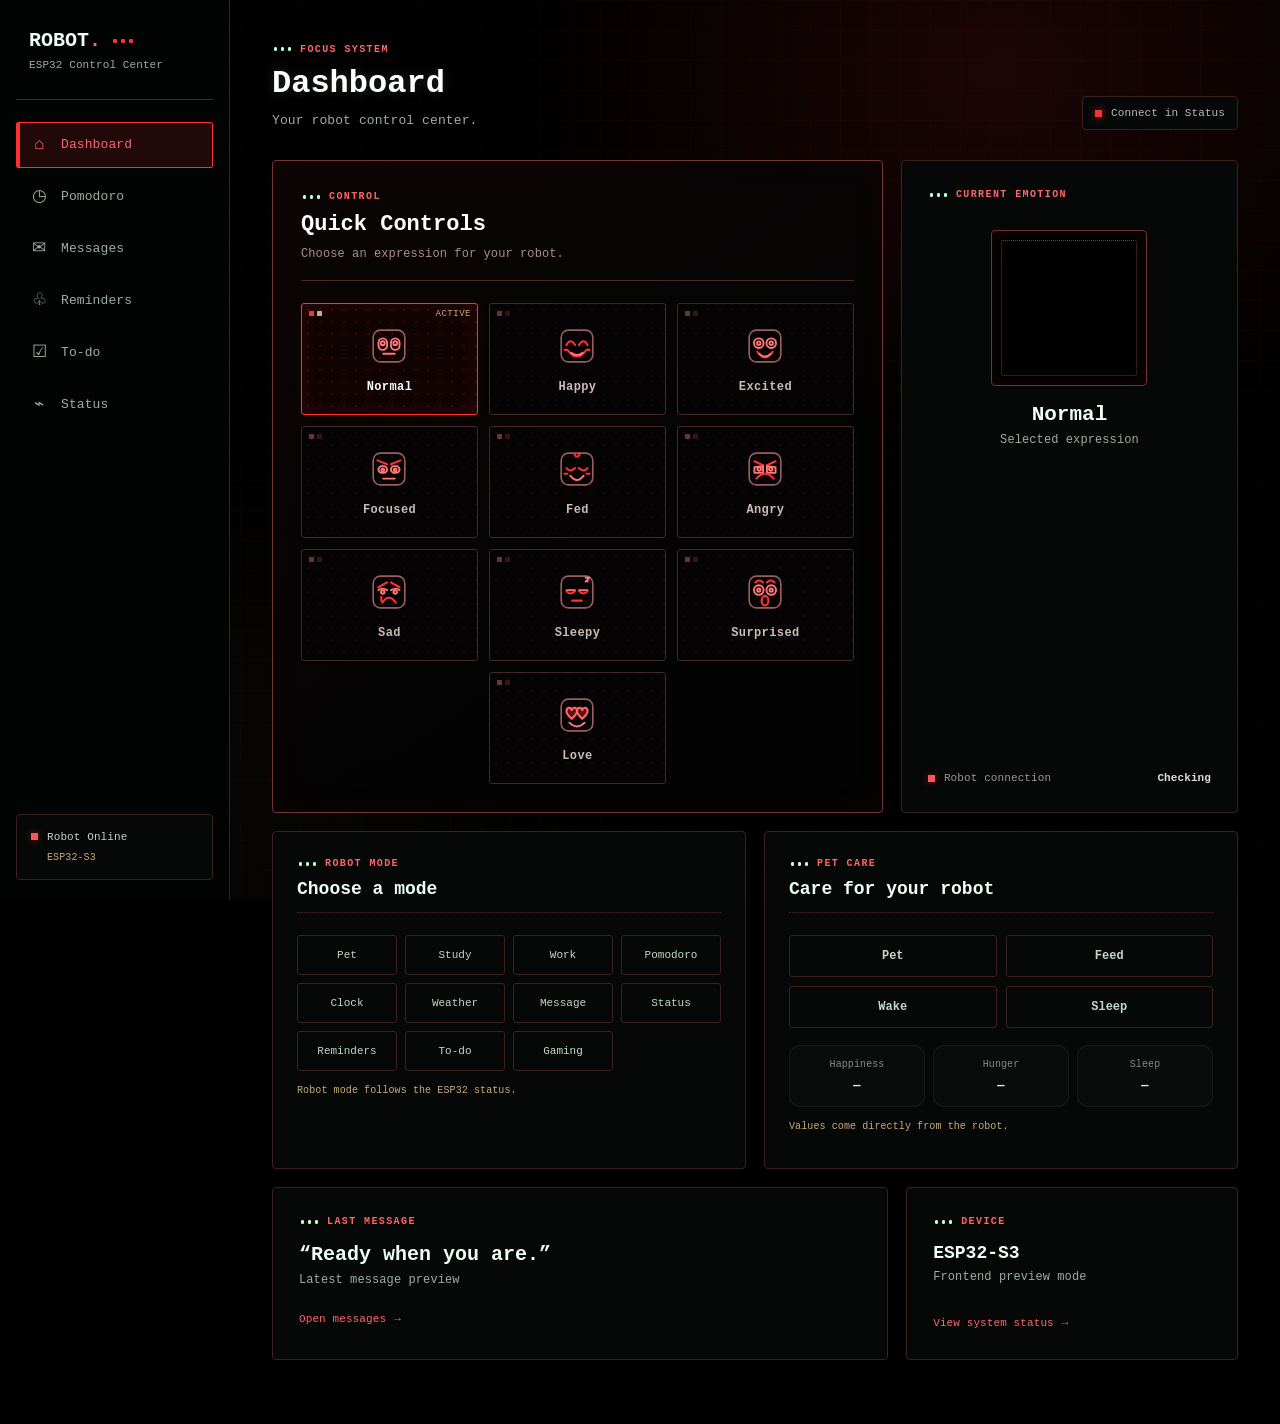
<file: index.html>
<!doctype html>
<html lang="en"><head><meta charset="utf-8"><meta name="viewport" content="width=device-width, initial-scale=1"><meta name="theme-color" content="#070707"><title>Dashboard | ROBOT.</title><link rel="stylesheet" href="style.css"><link rel="icon" type="image/jpeg" href="robot-favicon.jpg"></head>
<body><div id="robotMenu"></div><main class="page-shell"><header class="page-header"><div><p class="eyebrow">FOCUS SYSTEM</p><h1>Dashboard</h1><p class="page-description">Your robot control center.</p></div><div class="connection-pill is-offline" id="dashboardConnection" title="Set the ESP32 address on the Status page"><i class="connection-dot"></i><span>Connect in Status</span></div></header>
<section class="dashboard-grid"><article class="glass-card quick-card"><div class="section-heading"><div><p class="eyebrow">CONTROL</p><h2>Quick Controls</h2><p class="muted">Choose an expression for your robot.</p></div></div><div class="emotion-grid" role="group" aria-label="Robot expressions">
<button class="emotion-button is-selected" data-name="Normal" data-expression="0" type="button"><svg class="expression-icon" viewBox="0 0 48 48" aria-hidden="true"><path class="face-outline" d="M15 7.5h18a7.5 7.5 0 0 1 7.5 7.5v18a7.5 7.5 0 0 1-7.5 7.5H15A7.5 7.5 0 0 1 7.5 33V15A7.5 7.5 0 0 1 15 7.5Z"/><rect x="13" y="16" width="9" height="12" rx="4.5"/><rect x="26" y="16" width="9" height="12" rx="4.5"/><circle cx="17.5" cy="21" r="2"/><circle cx="30.5" cy="21" r="2"/><path d="M18 32h12"/></svg><span>Normal</span></button>
<button class="emotion-button" data-name="Happy" data-expression="1" type="button"><svg class="expression-icon" viewBox="0 0 48 48" aria-hidden="true"><path class="face-outline" d="M15 7.5h18a7.5 7.5 0 0 1 7.5 7.5v18a7.5 7.5 0 0 1-7.5 7.5H15A7.5 7.5 0 0 1 7.5 33V15A7.5 7.5 0 0 1 15 7.5Z"/><path class="face-accent" d="M13 23q4-8 9 0m4 0q5-8 9 0M15 29q9 12 18 0"/><path d="M18 31q6 5 12 0"/><path class="face-accent" d="M11 28h3m20 0h3"/></svg><span>Happy</span></button>
<button class="emotion-button" data-name="Excited" data-expression="7" type="button"><svg class="expression-icon" viewBox="0 0 48 48" aria-hidden="true"><path class="face-outline" d="M15 7.5h18a7.5 7.5 0 0 1 7.5 7.5v18a7.5 7.5 0 0 1-7.5 7.5H15A7.5 7.5 0 0 1 7.5 33V15A7.5 7.5 0 0 1 15 7.5Z"/><circle cx="17.5" cy="21" r="5"/><circle cx="30.5" cy="21" r="5"/><circle cx="17.5" cy="21" r="1.8"/><circle cx="30.5" cy="21" r="1.8"/><path class="face-accent" d="M16 30q8 12 16 0"/><path d="M18 32q6 6 12 0"/></svg><span>Excited</span></button>
<button class="emotion-button" data-name="Focused" data-expression="8" type="button"><svg class="expression-icon" viewBox="0 0 48 48" aria-hidden="true"><path class="face-outline" d="M15 7.5h18a7.5 7.5 0 0 1 7.5 7.5v18a7.5 7.5 0 0 1-7.5 7.5H15A7.5 7.5 0 0 1 7.5 33V15A7.5 7.5 0 0 1 15 7.5Z"/><path class="face-accent" d="m12 15 10 4m14-4-10 4"/><rect x="13" y="21" width="9" height="7" rx="3.5"/><rect x="26" y="21" width="9" height="7" rx="3.5"/><circle cx="17.5" cy="25" r="1.5"/><circle cx="30.5" cy="25" r="1.5"/><path d="M18 34h12"/></svg><span>Focused</span></button>
<button class="emotion-button" data-name="Fed" data-expression="9" type="button"><svg class="expression-icon" viewBox="0 0 48 48" aria-hidden="true"><path class="face-outline" d="M15 7.5h18a7.5 7.5 0 0 1 7.5 7.5v18a7.5 7.5 0 0 1-7.5 7.5H15A7.5 7.5 0 0 1 7.5 33V15A7.5 7.5 0 0 1 15 7.5Z"/><path class="face-accent" d="M13 23q4 5 9 0m4 0q5 5 9 0"/><path d="M17 31q7 9 14 0"/><path class="face-accent" d="M11 29h3m20 0h3m-12-18 2-3m-4 3-2-3"/></svg><span>Fed</span></button>
<button class="emotion-button" data-name="Angry" data-expression="4" type="button"><svg class="expression-icon" viewBox="0 0 48 48" aria-hidden="true"><path class="face-outline" d="M15 7.5h18a7.5 7.5 0 0 1 7.5 7.5v18a7.5 7.5 0 0 1-7.5 7.5H15A7.5 7.5 0 0 1 7.5 33V15A7.5 7.5 0 0 1 15 7.5Z"/><path class="face-accent" d="m13 16 9 4m13-4-9 4"/><path d="m13 22 9-1v7h-9zm22 0-9-1v7h9z"/><circle cx="18" cy="24" r="1.8"/><circle cx="30" cy="24" r="1.8"/><path class="face-accent" d="M15 34q9-10 18 0"/></svg><span>Angry</span></button>
<button class="emotion-button" data-name="Sad" data-expression="3" type="button"><svg class="expression-icon" viewBox="0 0 48 48" aria-hidden="true"><path class="face-outline" d="M15 7.5h18a7.5 7.5 0 0 1 7.5 7.5v18a7.5 7.5 0 0 1-7.5 7.5H15A7.5 7.5 0 0 1 7.5 33V15A7.5 7.5 0 0 1 15 7.5Z"/><path class="face-accent" d="m13 19 9-5m4 0 9 5"/><path d="M13 22q4-3 9 0m4 0q5-3 9 0"/><circle cx="17.5" cy="24" r="1.8"/><circle cx="30.5" cy="24" r="1.8"/><path class="face-accent" d="M17 35q7-10 14 0m-15-6v4"/></svg><span>Sad</span></button>
<button class="emotion-button" data-name="Sleepy" data-expression="6" type="button"><svg class="expression-icon" viewBox="0 0 48 48" aria-hidden="true"><path class="face-outline" d="M15 7.5h18a7.5 7.5 0 0 1 7.5 7.5v18a7.5 7.5 0 0 1-7.5 7.5H15A7.5 7.5 0 0 1 7.5 33V15A7.5 7.5 0 0 1 15 7.5Z"/><path d="M13 22h9m4 0h9"/><path class="face-accent" d="M13 23q4 5 9 0m4 0q5 5 9 0M19 33h10"/><path d="m33 13 4-4h-4m2 4v-4"/></svg><span>Sleepy</span></button>
<button class="emotion-button" data-name="Surprised" data-expression="5" type="button"><svg class="expression-icon" viewBox="0 0 48 48" aria-hidden="true"><path class="face-outline" d="M15 7.5h18a7.5 7.5 0 0 1 7.5 7.5v18a7.5 7.5 0 0 1-7.5 7.5H15A7.5 7.5 0 0 1 7.5 33V15A7.5 7.5 0 0 1 15 7.5Z"/><path class="face-accent" d="M14 14q4-4 8 0m4 0q4-4 8 0"/><circle cx="17.5" cy="22" r="5"/><circle cx="30.5" cy="22" r="5"/><circle cx="17.5" cy="22" r="1.7"/><circle cx="30.5" cy="22" r="1.7"/><ellipse class="face-accent" cx="24" cy="33" rx="3.5" ry="5"/></svg><span>Surprised</span></button>
<button class="emotion-button" data-name="Love" data-expression="2" type="button"><svg class="expression-icon expression-love" viewBox="0 0 48 48" aria-hidden="true"><path class="face-outline" d="M15 7.5h18a7.5 7.5 0 0 1 7.5 7.5v18a7.5 7.5 0 0 1-7.5 7.5H15A7.5 7.5 0 0 1 7.5 33V15A7.5 7.5 0 0 1 15 7.5Z"/><path class="face-accent" d="M18.5 28C17 26.5 13 23 13 20c0-4 4.5-5 5.5-1 1.5-4 5.5-3 5.5 1 0 3-4 6.5-5.5 8Z"/><path class="face-accent" d="M29.5 28C28 26.5 24 23 24 20c0-4 4.5-5 5.5-1 1.5-4 5.5-3 5.5 1 0 3-4 6.5-5.5 8Z"/><path d="M16 32q8 8 16 0"/></svg><span>Love</span></button></div></article>
<article class="glass-card current-card"><p class="eyebrow">CURRENT EMOTION</p><div class="emotion-orb" aria-hidden="true"><span id="robotFace"></span></div><h2 id="currentEmotion">Normal</h2><p class="muted">Selected expression</p><div class="connection-row"><i class="connection-dot"></i><span>Robot connection</span><strong id="dashboardConnectionState">Checking</strong></div></article></section>
<section class="robot-controls-grid"><article class="glass-card robot-control-card"><div class="section-heading"><div><p class="eyebrow">ROBOT MODE</p><h2>Choose a mode</h2></div></div><div class="mode-grid" id="robotModeControls" role="group" aria-label="Robot modes"><button class="mode-button" data-mode="pet" type="button">Pet</button><button class="mode-button" data-mode="study" type="button">Study</button><button class="mode-button" data-mode="work" type="button">Work</button><button class="mode-button" data-mode="pomodoro" type="button">Pomodoro</button><button class="mode-button" data-mode="clock" type="button">Clock</button><button class="mode-button" data-mode="weather" type="button">Weather</button><button class="mode-button" data-mode="message" type="button">Message</button><button class="mode-button" data-mode="status" type="button">Status</button><button class="mode-button" data-mode="reminders" type="button">Reminders</button><button class="mode-button" data-mode="todo" type="button">To-do</button><button class="mode-button" data-mode="gaming" type="button">Gaming</button></div><p class="form-note" id="modeFeedback" aria-live="polite">Robot mode follows the ESP32 status.</p></article><article class="glass-card robot-control-card"><div class="section-heading"><div><p class="eyebrow">PET CARE</p><h2>Care for your robot</h2></div></div><div class="pet-actions" role="group" aria-label="Pet controls"><button class="secondary-button" data-pet-action="pet" type="button">Pet</button><button class="secondary-button" data-pet-action="feed" type="button">Feed</button><button class="secondary-button" data-pet-action="wake" type="button">Wake</button><button class="secondary-button" data-pet-action="sleep" type="button">Sleep</button></div><div class="pet-stats"><span>Happiness <strong id="dashboardHappiness">—</strong></span><span>Hunger <strong id="dashboardHunger">—</strong></span><span>Sleep <strong id="dashboardSleep">—</strong></span></div><p class="form-note" id="petFeedback" aria-live="polite">Values come directly from the robot.</p></article></section>
<section class="lower-grid"><article class="glass-card"><p class="eyebrow">LAST MESSAGE</p><h2 class="message-quote" id="lastMessage">“Ready when you are.”</h2><p class="muted">Latest message preview</p><a class="text-link" href="messages.html">Open messages <span aria-hidden="true">→</span></a></article><article class="glass-card status-preview"><p class="eyebrow">DEVICE</p><h2>ESP32-S3</h2><p class="muted">Frontend preview mode</p><a class="text-link" href="status.html">View system status <span aria-hidden="true">→</span></a></article></section></main>
<script>
const expressionNames = ['Normal', 'Happy', 'Love', 'Sad', 'Angry', 'Surprised', 'Sleepy', 'Excited', 'Focused', 'Fed'];
const robotModeNames = ['Pet', 'Study', 'Work', 'Pomodoro', 'Clock', 'Weather', 'Message', 'Status', 'Night', 'Reminders', 'To-do', 'Gaming'];
const emotionButtons = document.querySelectorAll('.emotion-button');
const robotFace = document.getElementById('robotFace');

function syncDashboard(state) {
  if (!state) return;
  const online = state._online !== false && state.wifi !== false;
  const connection = document.getElementById('dashboardConnection');
  const connectionState = document.getElementById('dashboardConnectionState');
  connection.querySelector('span').textContent = online ? 'Robot Connected' : 'Robot Offline';
  connectionState.textContent = online ? 'Online' : 'Offline';
  connection.title = online ? 'Live state from the ESP32.' : 'No recent state from the ESP32.';
  connection.classList.toggle('is-offline', !online);

  const expression = Number(state.expression);
  const selected = document.querySelector(`.emotion-button[data-expression="${expression}"]`);
  if (selected) {
    emotionButtons.forEach(button => button.classList.toggle('is-selected', button === selected));
    document.getElementById('currentEmotion').textContent = expressionNames[expression];
    robotFace.replaceChildren(selected.querySelector('.expression-icon').cloneNode(true));
  }

  const modeName = robotModeNames[Number(state.mode)] || 'Unknown';
  document.querySelectorAll('#robotModeControls [data-mode]').forEach(button => {
    button.classList.toggle('active', modeName !== 'Night' && button.dataset.mode === modeName.toLowerCase());
  });
  document.getElementById('dashboardHappiness').textContent = Number.isFinite(Number(state.happiness)) ? `${state.happiness}%` : '—';
  document.getElementById('dashboardHunger').textContent = Number.isFinite(Number(state.hunger)) ? `${state.hunger}%` : '—';
  document.getElementById('dashboardSleep').textContent = state.sleeping ? 'Sleeping' : 'Awake';
  document.querySelector('.status-preview .muted').textContent = `Current mode: ${modeName}`;
}

async function sendAndSync(path, payload, feedbackId) {
  const feedback = feedbackId ? document.getElementById(feedbackId) : null;
  try {
    await window.robotControl.request(path, payload);
    if (feedback) { feedback.textContent = 'Command sent. Syncing with robot…'; feedback.classList.remove('error-text'); }
    await window.robotControl.request('/api/status', undefined, { force: true });
  } catch (error) {
    if (feedback) { feedback.textContent = error.message; feedback.classList.add('error-text'); }
    const connection = document.getElementById('dashboardConnection');
    connection.querySelector('span').textContent = 'Robot Offline';
    connection.title = error.message;
    connection.classList.add('is-offline');
  }
}

emotionButtons.forEach(button => button.addEventListener('click', () => {
  sendAndSync('/api/emotion', { expression: Number(button.dataset.expression) });
}));
document.querySelectorAll('#robotModeControls [data-mode]').forEach(button => button.addEventListener('click', () => {
  sendAndSync('/api/mode', { mode: button.dataset.mode }, 'modeFeedback');
}));
document.querySelectorAll('[data-pet-action]').forEach(button => button.addEventListener('click', () => {
  sendAndSync('/api/pet', { action: button.dataset.petAction }, 'petFeedback');
}));
async function loadRobotMenu() {
  try {
    const response = await fetch('menu.html'); if (!response.ok) throw new Error();
    const template = document.createElement('template'); template.innerHTML = await response.text();
    const menuScript = template.content.querySelector('script'); if (menuScript) menuScript.remove();
    document.getElementById('robotMenu').replaceChildren(template.content.cloneNode(true));
    if (menuScript) { const script = document.createElement('script'); script.textContent = menuScript.textContent; document.body.append(script); script.remove(); }
  } catch { document.getElementById('robotMenu').innerHTML = '<p class="menu-error">Navigation could not load. Run this page using VS Code Live Server.</p>'; throw new Error('Menu failed to load'); }
}
loadRobotMenu().then(async () => {
  if (!window.robotControl.isConfigured) return;
  window.robotControl.onStatus(syncDashboard);
  try { syncDashboard(await window.robotControl.request('/api/status', undefined, { force: true })); }
  catch(error) { const connection=document.getElementById('dashboardConnection'); connection.querySelector('span').textContent='Robot Offline'; connection.title=error.message; connection.classList.add('is-offline'); }
}).catch(() => {});
</script></body></html>
</file>
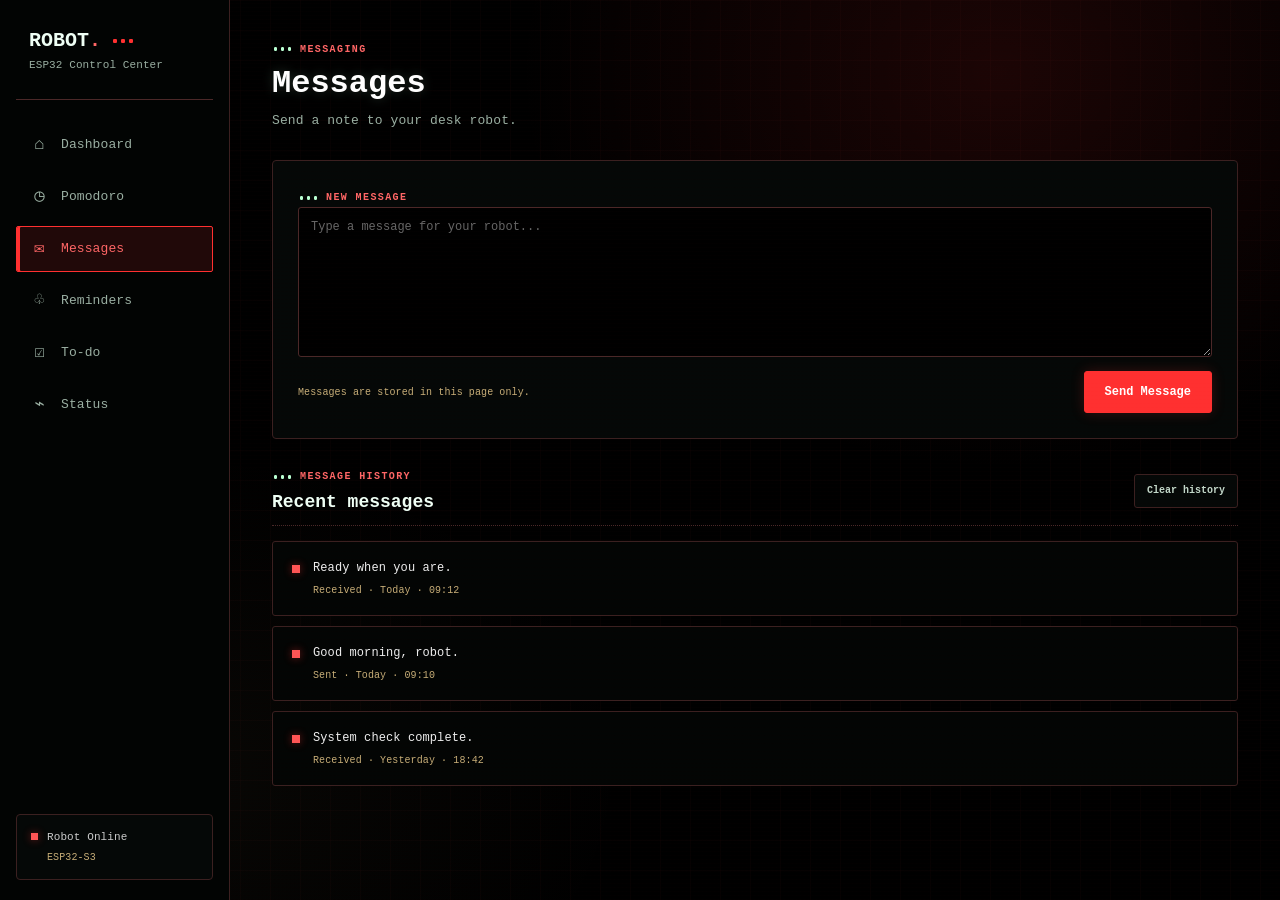
<file: messages.html>
<!doctype html><html lang="en"><head><meta charset="utf-8"><meta name="viewport" content="width=device-width,initial-scale=1"><meta name="theme-color" content="#070707"><title>Messages | ROBOT.</title><link rel="stylesheet" href="style.css"></head><body><div id="robotMenu"></div><main class="page-shell"><header class="page-header"><div><p class="eyebrow">MESSAGING</p><h1>Messages</h1><p class="page-description">Send a note to your desk robot.</p></div></header><section class="glass-card composer-card"><label class="eyebrow" for="messageInput">NEW MESSAGE</label><textarea id="messageInput" rows="4" maxlength="500" placeholder="Type a message for your robot..."></textarea><div class="composer-footer"><span class="form-note" id="messageFeedback" aria-live="polite">Messages are stored in this page only.</span><button class="primary-button" id="sendMessage">Send Message</button></div></section><section class="history-section"><div class="section-heading"><div><p class="eyebrow">MESSAGE HISTORY</p><h2>Recent messages</h2></div><button class="quiet-button" id="clearHistory">Clear history</button></div><div class="message-list" id="messageHistory" aria-live="polite"></div></section></main>
<script>
const history = document.getElementById('messageHistory'), input = document.getElementById('messageInput');
const seed = [{text:'Ready when you are.',time:'Today · 09:12',direction:'received'},{text:'Good morning, robot.',time:'Today · 09:10',direction:'sent'},{text:'System check complete.',time:'Yesterday · 18:42',direction:'received'}];
let messages = [...seed];
function sendRobotMessage(message) {
  if (!window.robotControl) throw new Error('Menu API is still loading.');
  return window.robotControl.request('/api/message', { message });
}
function renderMessages() { history.replaceChildren(); if (!messages.length) { const empty=document.createElement('div'); empty.className='empty-state glass-card'; empty.textContent='No messages yet. Send your first note above.'; history.append(empty); return; }
  messages.forEach(item => { const card=document.createElement('article'); card.className=`message-item glass-card ${item.direction}`; const marker=document.createElement('span'); marker.className='message-marker'; marker.setAttribute('aria-hidden','true'); const body=document.createElement('div'), text=document.createElement('p'), meta=document.createElement('div'); text.className='message-text'; text.textContent=item.text; meta.className='message-meta'; meta.textContent=`${item.direction === 'sent' ? 'Sent' : 'Received'} · ${item.time}`; body.append(text,meta); card.append(marker,body); history.append(card); });
}
document.getElementById('sendMessage').addEventListener('click', async () => { const text=input.value.trim(),feedback=document.getElementById('messageFeedback'); if (!text) { input.focus(); feedback.textContent='Enter a message before sending.'; return; } try { await sendRobotMessage(text); messages.unshift({text,time:new Intl.DateTimeFormat(undefined,{hour:'2-digit',minute:'2-digit'}).format(new Date()),direction:'sent'}); input.value=''; feedback.textContent='Message sent to the robot.'; feedback.classList.remove('error-text'); renderMessages(); } catch(error) { feedback.textContent=error.message; feedback.classList.add('error-text'); } });
input.addEventListener('keydown', event => { if (event.key==='Enter' && !event.shiftKey) { event.preventDefault(); document.getElementById('sendMessage').click(); } });
document.getElementById('clearHistory').addEventListener('click', () => { messages=[]; renderMessages(); });
renderMessages(); loadRobotMenu();
async function loadRobotMenu(){try{const r=await fetch('menu.html');if(!r.ok)throw Error();const template=document.createElement('template');template.innerHTML=await r.text();const menuScript=template.content.querySelector('script');if(menuScript)menuScript.remove();document.getElementById('robotMenu').replaceChildren(template.content.cloneNode(true));if(menuScript){const script=document.createElement('script');script.textContent=menuScript.textContent;document.body.append(script);script.remove();}}catch{document.getElementById('robotMenu').innerHTML='<p class="menu-error">Navigation could not load. Run this page using VS Code Live Server.</p>';}}
</script></body></html>
</file>
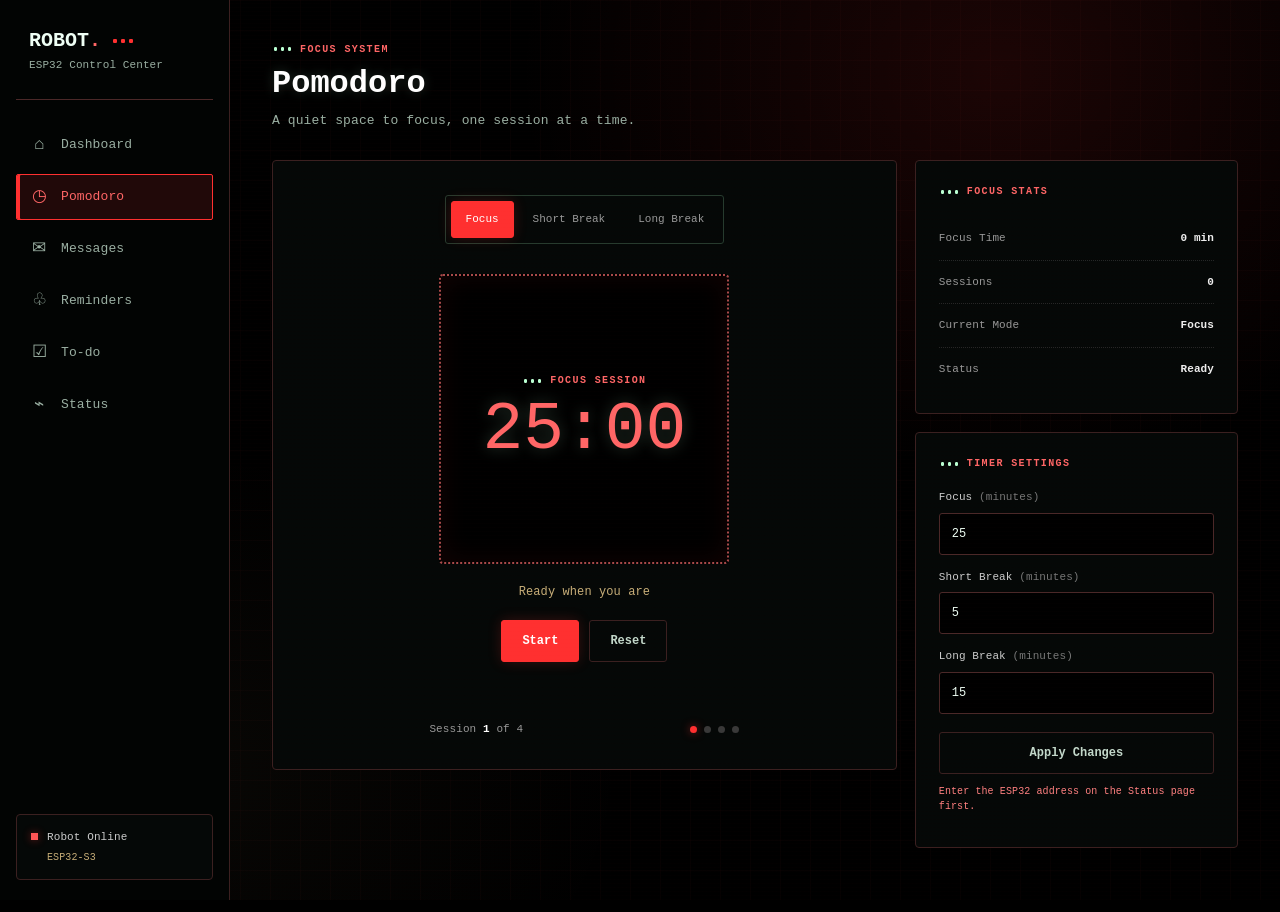
<file: pomodoro.html>
<!doctype html><html lang="en"><head><meta charset="utf-8"><meta name="viewport" content="width=device-width,initial-scale=1"><meta name="theme-color" content="#070707"><title>Pomodoro | ROBOT.</title><link rel="stylesheet" href="style.css"></head><body><div id="robotMenu"></div><main class="page-shell"><header class="page-header"><div><p class="eyebrow">FOCUS SYSTEM</p><h1>Pomodoro</h1><p class="page-description">A quiet space to focus, one session at a time.</p></div></header>
<div class="pomodoro-layout"><section class="glass-card timer-card"><div class="mode-switch" role="group" aria-label="Timer mode"><button class="mode-button active" data-mode="focus">Focus</button><button class="mode-button" data-mode="short">Short Break</button><button class="mode-button" data-mode="long">Long Break</button></div><div class="timer-ring"><div><p class="eyebrow" id="timerMode">Focus Session</p><div class="timer-value" id="timerDisplay" aria-live="off">25:00</div></div></div><p class="timer-status" id="timerStatus" aria-live="polite">Ready when you are</p><div class="timer-controls"><button class="primary-button" id="startButton">Start</button><button class="secondary-button" id="resetButton">Reset</button></div><div class="session-progress"><span>Session <strong id="sessionNumber">1</strong> of 4</span><div class="session-dots" aria-label="Focus session progress"><i class="active"></i><i></i><i></i><i></i></div></div></section>
<aside class="pomodoro-side"><section class="glass-card stats-card"><p class="eyebrow">FOCUS STATS</p><div class="stat-row"><span>Focus Time</span><strong id="focusTime">0 min</strong></div><div class="stat-row"><span>Sessions</span><strong id="completedSessions">0</strong></div><div class="stat-row"><span>Current Mode</span><strong id="currentMode">Focus</strong></div><div class="stat-row"><span>Status</span><strong id="statusValue">Ready</strong></div></section><section class="glass-card settings-card"><p class="eyebrow">TIMER SETTINGS</p><label class="field-label" for="focusInput">Focus <span>(minutes)</span></label><input id="focusInput" type="number" min="1" max="120" value="25"><label class="field-label" for="shortInput">Short Break <span>(minutes)</span></label><input id="shortInput" type="number" min="1" max="60" value="5"><label class="field-label" for="longInput">Long Break <span>(minutes)</span></label><input id="longInput" type="number" min="1" max="120" value="15"><button class="secondary-button full-button" id="applyButton">Apply Changes</button><p class="form-note" id="settingsNote" aria-live="polite">Applying settings resets the current timer.</p></section></aside></div></main>
<script>
const durations = { focus: 25, short: 5, long: 15 };
let mode = localStorage.getItem('robotPomodoroMode') || 'focus';
if (!durations[mode]) mode = 'focus';
let remaining = durations[mode] * 60;
let running = false, paused = false, completed = 0, elapsedFocus = 0;
let syncedAt = Date.now(), pendingCommandAt = 0, pollTimer = null, renderTimer = null;
const $ = id => document.getElementById(id);
const display = $('timerDisplay'), startButton = $('startButton');

function visibleRemaining() {
  if (!running) return Math.max(0, remaining);
  return Math.max(0, remaining - Math.floor((Date.now() - syncedAt) / 1000));
}
function render() {
  const shown = visibleRemaining();
  display.textContent = `${String(Math.floor(shown / 60)).padStart(2,'0')}:${String(shown % 60).padStart(2,'0')}`;
  $('timerMode').textContent = mode === 'focus' ? 'Focus Session' : mode === 'short' ? 'Short Break' : 'Long Break';
  $('currentMode').textContent = mode === 'focus' ? 'Focus' : mode === 'short' ? 'Short Break' : 'Long Break';
  $('sessionNumber').textContent = completed % 4 + 1;
  document.querySelectorAll('.session-dots i').forEach((dot, i) => dot.classList.toggle('active', i <= completed % 4));
  $('focusTime').textContent = `${Math.floor(elapsedFocus / 60)} min`;
  $('completedSessions').textContent = completed;
  const isComplete = !running && !paused && shown === 0;
  $('statusValue').textContent = running ? 'Running' : paused ? 'Paused' : isComplete ? 'Complete' : 'Ready';
  $('timerStatus').textContent = running ? 'Session in progress' : paused ? 'Session paused' : isComplete ? 'Session complete on robot' : 'Ready when you are';
  startButton.textContent = running ? 'Pause' : paused ? 'Resume' : 'Start';
  document.title = `${display.textContent} · Pomodoro | ROBOT.`;
}
function applyRobotStatus(state) {
  if (!state || state.pomodoroRemaining === undefined) return;
  const sourceAt = Number(state._sourceTimestamp) || Date.now();
  if (pendingCommandAt && sourceAt < pendingCommandAt - 1200) return;
  const nextRunning = Boolean(state.pomodoroRunning);
  const nextPaused = Boolean(state.pomodoroPaused);
  const robotSeconds = Math.max(0, Number(state.pomodoroRemaining) || 0);
  remaining = Math.max(0, robotSeconds - (nextRunning ? Math.floor((Date.now() - sourceAt) / 1000) : 0));
  running = nextRunning;
  paused = nextPaused;
  syncedAt = Date.now();
  if (!running && !paused && remaining === 0 && mode === 'focus') completed = Math.max(completed, 1);
  render();
  scheduleStatusPoll();
}
async function refreshRobotStatus(force = true) {
  if (!window.robotControl) return;
  try {
    const state = await window.robotControl.request('/api/status', undefined, { force });
    applyRobotStatus(state);
  } catch (error) {
    $('settingsNote').textContent = error.message;
    $('settingsNote').classList.add('error-text');
  }
}
async function sendTimerCommand(command, seconds) {
  if (!window.robotControl) throw new Error('Robot connection is still loading.');
  pendingCommandAt = Date.now();
  const commandSentAt = pendingCommandAt;
  const payload = { command };
  if (command === 'start' || command === 'resume') payload.remainingSeconds = Math.max(1, Math.floor(seconds));
  await window.robotControl.request('/api/timer', payload);
  $('settingsNote').textContent = 'Command sent. Syncing with the ESP32…';
  $('settingsNote').classList.remove('error-text');
  setTimeout(() => {
    if (pendingCommandAt === commandSentAt) {
      pendingCommandAt = 0;
      refreshRobotStatus(true);
    }
  }, 10000);
  setTimeout(() => refreshRobotStatus(true), 700);
}
function scheduleStatusPoll() {
  clearTimeout(pollTimer);
  pollTimer = setTimeout(async () => {
    await refreshRobotStatus(true);
    scheduleStatusPoll();
  }, running ? 2000 : 10000);
}
function selectMode(next) {
  mode = next;
  localStorage.setItem('robotPomodoroMode', mode);
  if (!running) { remaining = durations[mode] * 60; paused = false; }
  document.querySelectorAll('.mode-button').forEach(button => button.classList.toggle('active', button.dataset.mode === mode));
  render();
}
startButton.addEventListener('click', async () => {
  if (running) {
    try { await sendTimerCommand('pause'); } catch (error) { $('settingsNote').textContent = error.message; $('settingsNote').classList.add('error-text'); }
    return;
  }
  const command = paused ? 'resume' : 'start';
  const secondsToStart = Math.max(1, Math.floor(visibleRemaining() || durations[mode] * 60));
  try {
    await sendTimerCommand(command, secondsToStart);
    remaining = secondsToStart; running = true; paused = false; syncedAt = Date.now(); render();
  } catch (error) { $('settingsNote').textContent = error.message; $('settingsNote').classList.add('error-text'); }
});
$('resetButton').addEventListener('click', async () => {
  mode = 'focus'; localStorage.setItem('robotPomodoroMode', mode);
  document.querySelectorAll('.mode-button').forEach(button => button.classList.toggle('active', button.dataset.mode === mode));
  try { await sendTimerCommand('reset'); paused = false; running = false; remaining = durations.focus * 60; render(); }
  catch (error) { $('settingsNote').textContent = error.message; $('settingsNote').classList.add('error-text'); }
});
document.querySelectorAll('.mode-button').forEach(button => button.addEventListener('click', () => selectMode(button.dataset.mode)));
$('applyButton').addEventListener('click', () => {
  const fields = [['focusInput','focus',120],['shortInput','short',60],['longInput','long',120]];
  for (const [id,label,max] of fields) { const input = $(id), value = Number(input.value); if (!Number.isInteger(value) || value < 1 || value > max) { input.setCustomValidity(`Enter a whole number from 1 to ${max}.`); input.reportValidity(); input.addEventListener('input', () => input.setCustomValidity(''), { once: true }); return; } }
  fields.forEach(([id,label]) => durations[label] = Number($(id).value));
  if (!running) { remaining = durations[mode] * 60; paused = false; }
  $('settingsNote').textContent = 'Settings saved for the next session.'; $('settingsNote').classList.remove('error-text'); render();
});
render();
renderTimer = setInterval(render, 250);
scheduleStatusPoll();
document.querySelectorAll('.mode-button').forEach(button => button.classList.toggle('active', button.dataset.mode === mode));
loadRobotMenu().then(() => {
  window.robotControl.onStatus(applyRobotStatus);
  refreshRobotStatus(true);
}).catch(() => {});
async function loadRobotMenu() { try { const response=await fetch('menu.html'); if(!response.ok)throw Error(); const template=document.createElement('template'); template.innerHTML=await response.text(); const menuScript=template.content.querySelector('script'); if(menuScript)menuScript.remove(); $('robotMenu').replaceChildren(template.content.cloneNode(true)); if(menuScript){const script=document.createElement('script');script.textContent=menuScript.textContent;document.body.append(script);script.remove();} } catch { $('robotMenu').innerHTML='<p class="menu-error">Navigation could not load. Run this page using VS Code Live Server.</p>'; } }
</script></body></html>
</file>
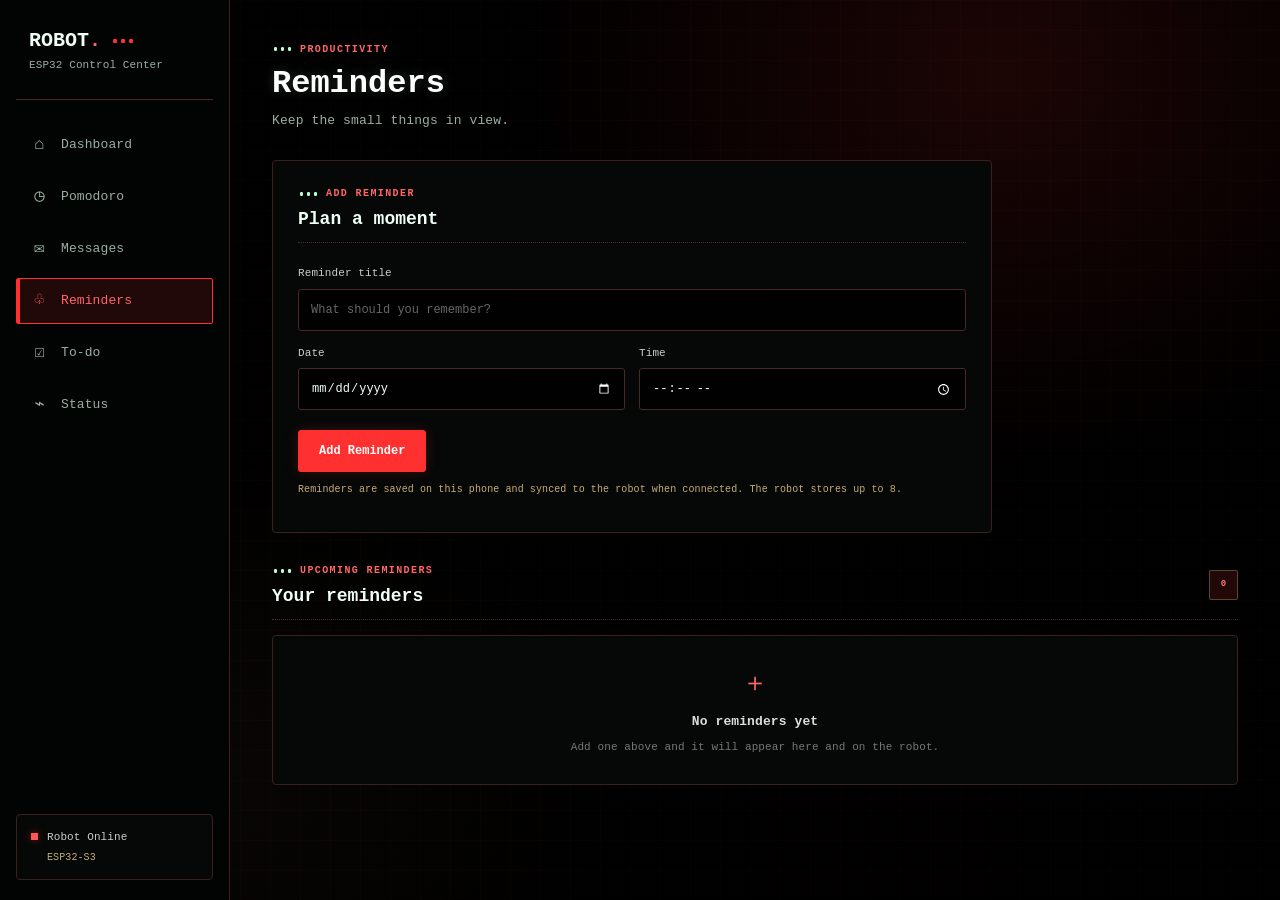
<file: reminders.html>
<!doctype html>
<html lang="en">
<head>
  <meta charset="utf-8">
  <meta name="viewport" content="width=device-width,initial-scale=1">
  <meta name="theme-color" content="#070707">
  <title>Reminders | ROBOT.</title>
  <link rel="stylesheet" href="style.css">
<link rel="icon" type="image/jpeg" href="robot-favicon.jpg"></head>
<body>
<div id="robotMenu"></div>
<main class="page-shell">
  <header class="page-header">
    <div><p class="eyebrow">PRODUCTIVITY</p><h1>Reminders</h1><p class="page-description">Keep the small things in view.</p></div>
  </header>
  <section class="glass-card reminder-form">
    <div class="section-heading"><div><p class="eyebrow">ADD REMINDER</p><h2>Plan a moment</h2></div></div>
    <form id="reminderForm">
      <label class="field-label" for="reminderTitle">Reminder title</label>
      <input id="reminderTitle" name="title" type="text" maxlength="100" placeholder="What should you remember?" required>
      <div class="date-fields">
        <div><label class="field-label" for="reminderDate">Date</label><input id="reminderDate" name="date" type="date" required></div>
        <div><label class="field-label" for="reminderTime">Time</label><input id="reminderTime" name="time" type="time" required></div>
      </div>
      <button class="primary-button" type="submit">Add Reminder</button>
    </form>
    <p class="form-note" id="reminderFeedback" aria-live="polite">Reminders are saved on this phone and synced to the robot when connected. The robot stores up to 8.</p>
  </section>
  <section class="history-section">
    <div class="section-heading"><div><p class="eyebrow">UPCOMING REMINDERS</p><h2>Your reminders</h2></div><span class="count-pill" id="reminderCount">0</span></div>
    <div class="reminder-list" id="reminderList"></div>
  </section>
</main>
<script>
const storageKey = 'robot-control-reminders';
let reminders = [];
try {
  reminders = JSON.parse(localStorage.getItem(storageKey) || '[]');
  if (!Array.isArray(reminders)) reminders = [];
} catch { reminders = []; }
const list = document.getElementById('reminderList');
const feedback = document.getElementById('reminderFeedback');

function saveReminders() {
  localStorage.setItem(storageKey, JSON.stringify(reminders));
}

async function syncReminder(payload) {
  if (!window.robotControl || !window.robotControl.isConfigured) {
    feedback.textContent = 'Saved on this phone. Connect the robot on the Status page to sync it to the OLED.';
    return false;
  }
  try {
    const result = await window.robotControl.request('/api/reminder', payload);
    if (payload.operation === 'add') {
      const savedReminder = reminders.find(item => item.id === payload.id);
      if (savedReminder) {
        savedReminder.synced = true;
        saveReminders();
      }
    }
    const count = result.robotStatus?.reminderCount;
    feedback.textContent = Number.isFinite(Number(count))
      ? `Robot confirmed it. It reports ${count} reminder(s) stored; the OLED will show the reminder title now.`
      : 'Robot confirmed the reminder and is showing its title on the OLED.';
    feedback.classList.remove('error-text');
    return true;
  } catch (error) {
    feedback.textContent = `Saved on this phone, but robot sync failed: ${error.message}`;
    feedback.classList.add('error-text');
    return false;
  }
}

function renderReminders() {
  list.replaceChildren();
  const upcoming = reminders.filter(item => !item.complete).sort((a, b) => `${a.date}T${a.time}`.localeCompare(`${b.date}T${b.time}`));
  const done = reminders.filter(item => item.complete);
  const shown = [...upcoming, ...done];
  document.getElementById('reminderCount').textContent = upcoming.length;
  if (!shown.length) {
    const empty = document.createElement('div');
    empty.className = 'empty-state glass-card';
    empty.innerHTML = '<span class="empty-mark" aria-hidden="true">＋</span><strong>No reminders yet</strong><span>Add one above and it will appear here and on the robot.</span>';
    list.append(empty);
    return;
  }

  shown.forEach(item => {
    const card = document.createElement('article');
    card.className = `reminder-item glass-card${item.complete ? ' is-complete' : ''}`;
    const check = document.createElement('button');
    check.className = 'complete-button';
    check.type = 'button';
    check.setAttribute('aria-label', item.complete ? 'Mark incomplete' : 'Mark complete');
    check.setAttribute('aria-pressed', String(item.complete));
    check.textContent = item.complete ? '✓' : '';
    check.addEventListener('click', () => {
      item.complete = !item.complete;
      saveReminders();
      renderReminders();
      syncReminder({ operation: item.complete ? 'complete' : 'add', ...item });
    });

    const content = document.createElement('div');
    const title = document.createElement('h3');
    const datetime = document.createElement('p');
    title.textContent = item.title;
    datetime.className = 'reminder-datetime';
    datetime.textContent = `${new Intl.DateTimeFormat(undefined, { dateStyle: 'medium' }).format(new Date(`${item.date}T12:00:00`))} · ${item.time}`;
    content.append(title, datetime);

    const del = document.createElement('button');
    del.className = 'delete-button';
    del.type = 'button';
    del.textContent = 'Delete';
    del.setAttribute('aria-label', `Delete ${item.title}`);
    del.addEventListener('click', () => {
      reminders = reminders.filter(reminder => reminder.id !== item.id);
      saveReminders();
      renderReminders();
      syncReminder({ operation: 'delete', id: item.id });
    });
    card.append(check, content, del);
    list.append(card);
  });
}

document.getElementById('reminderForm').addEventListener('submit', event => {
  event.preventDefault();
  const data = new FormData(event.currentTarget);
  const item = {
    id: crypto.randomUUID ? crypto.randomUUID() : String(Date.now()),
    title: String(data.get('title')).trim(),
    date: String(data.get('date')),
    time: String(data.get('time')),
    complete: false
  };
  if (!item.title) return;
  reminders.push(item);
  saveReminders();
  event.currentTarget.reset();
  renderReminders();
  syncReminder({ operation: 'add', ...item });
});

renderReminders();
loadRobotMenu().then(async () => {
  if (!window.robotControl?.isConfigured) return;
  for (const item of reminders.filter(reminder => !reminder.synced)) {
    const added = await syncReminder({ operation: 'add', ...item });
    if (added && item.complete) {
      const completed = await syncReminder({ operation: 'complete', id: item.id });
      if (!completed) {
        item.synced = false;
        saveReminders();
      }
    }
  }
});
async function loadRobotMenu() {
  try {
    const response = await fetch('menu.html');
    if (!response.ok) throw new Error();
    const template = document.createElement('template');
    template.innerHTML = await response.text();
    const menuScript = template.content.querySelector('script');
    if (menuScript) menuScript.remove();
    document.getElementById('robotMenu').replaceChildren(template.content.cloneNode(true));
    if (menuScript) {
      const script = document.createElement('script');
      script.textContent = menuScript.textContent;
      document.body.append(script);
      script.remove();
    }
  } catch {
    document.getElementById('robotMenu').innerHTML = '<p class="menu-error">Navigation could not load. Run this page using VS Code Live Server.</p>';
  }
}
</script>
</body>
</html>
</file>
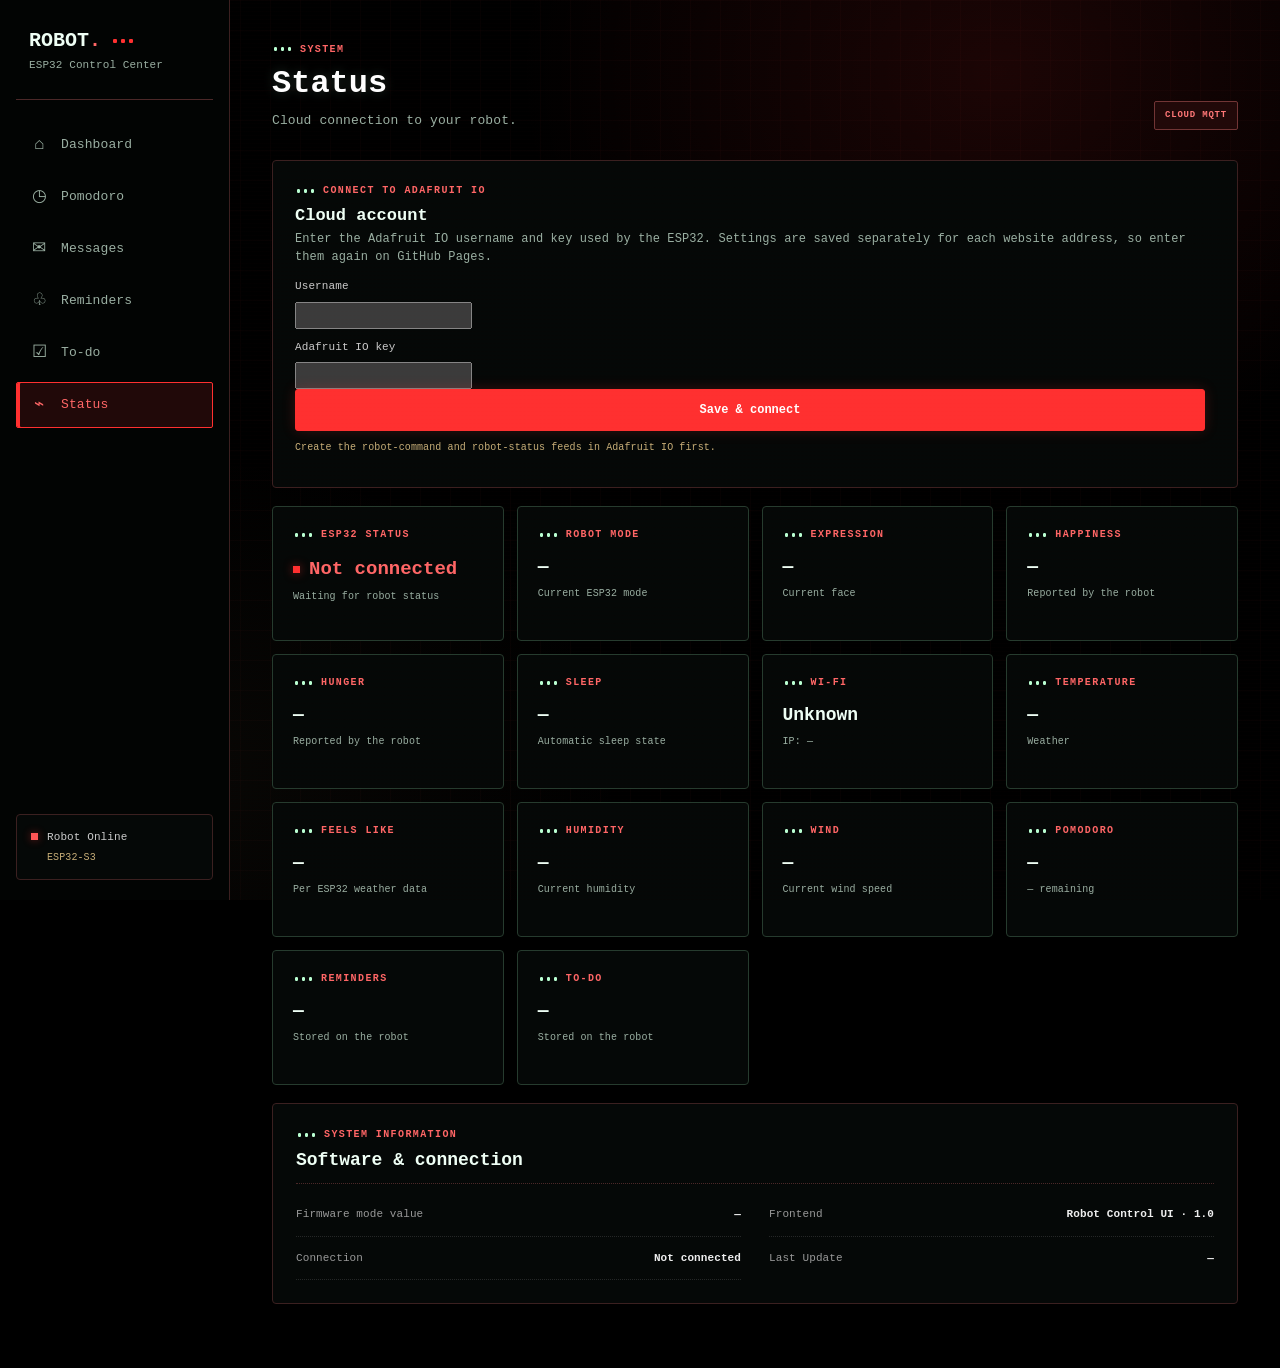
<file: status.html>
<!doctype html>
<html lang="en">
<head>
  <meta charset="utf-8">
  <meta name="viewport" content="width=device-width,initial-scale=1">
  <meta name="theme-color" content="#070707">
  <title>Status | ROBOT.</title>
  <link rel="stylesheet" href="style.css">
<link rel="icon" type="image/jpeg" href="robot-favicon.jpg"></head>
<body>
<div id="robotMenu"></div>
<main class="page-shell">
  <header class="page-header">
    <div><p class="eyebrow">SYSTEM</p><h1>Status</h1><p class="page-description">Cloud connection to your robot.</p></div>
    <span class="demo-badge">CLOUD MQTT</span>
  </header>
  <section class="glass-card api-connect-card">
    <p class="eyebrow">CONNECT TO ADAFRUIT IO</p>
    <h2>Cloud account</h2>
    <p class="muted">Enter the Adafruit IO username and key used by the ESP32. Settings are saved separately for each website address, so enter them again on GitHub Pages.</p>
    <form id="cloudConnectForm">
      <label class="field-label" for="aioUsername">Username</label>
      <input id="aioUsername" type="text" autocomplete="username" required>
      <label class="field-label" for="aioKey">Adafruit IO key</label>
      <input id="aioKey" type="password" autocomplete="off" required>
      <div class="api-connect-row"><button class="primary-button" type="submit">Save &amp; connect</button></div>
      <p class="form-note" id="connectionFeedback" aria-live="polite">Create the robot-command and robot-status feeds in Adafruit IO first.</p>
    </form>
  </section>
  <section class="status-grid">
    <article class="glass-card device-status"><p class="eyebrow">ESP32 STATUS</p><div class="status-main"><i class="connection-dot" id="deviceDot"></i><strong id="espStatus">Not connected</strong></div><span class="muted" id="connectionType">Waiting for robot status</span></article>
    <article class="glass-card"><p class="eyebrow">ROBOT MODE</p><strong class="status-value" id="robotMode">—</strong><span class="muted">Current ESP32 mode</span></article>
    <article class="glass-card"><p class="eyebrow">EXPRESSION</p><strong class="status-value" id="robotExpression">—</strong><span class="muted">Current face</span></article>
    <article class="glass-card"><p class="eyebrow">HAPPINESS</p><strong class="status-value" id="robotHappiness">—</strong><span class="muted">Reported by the robot</span></article>
    <article class="glass-card"><p class="eyebrow">HUNGER</p><strong class="status-value" id="robotHunger">—</strong><span class="muted">Reported by the robot</span></article>
    <article class="glass-card"><p class="eyebrow">SLEEP</p><strong class="status-value" id="robotSleep">—</strong><span class="muted">Automatic sleep state</span></article>
    <article class="glass-card"><p class="eyebrow">WI-FI</p><strong class="status-value" id="wifiState">Unknown</strong><span class="muted" id="deviceIp">IP: —</span></article>
    <article class="glass-card"><p class="eyebrow">TEMPERATURE</p><strong class="status-value" id="temperatureValue">—</strong><span class="muted" id="weatherDescription">Weather</span></article>
    <article class="glass-card"><p class="eyebrow">FEELS LIKE</p><strong class="status-value" id="feelsLikeValue">—</strong><span class="muted">Per ESP32 weather data</span></article>
    <article class="glass-card"><p class="eyebrow">HUMIDITY</p><strong class="status-value" id="humidityValue">—</strong><span class="muted">Current humidity</span></article>
    <article class="glass-card"><p class="eyebrow">WIND</p><strong class="status-value" id="windValue">—</strong><span class="muted">Current wind speed</span></article>
    <article class="glass-card"><p class="eyebrow">POMODORO</p><strong class="status-value" id="pomodoroState">—</strong><span class="muted" id="pomodoroTime">— remaining</span></article>
    <article class="glass-card"><p class="eyebrow">REMINDERS</p><strong class="status-value" id="reminderCount">—</strong><span class="muted">Stored on the robot</span></article>
    <article class="glass-card"><p class="eyebrow">TO-DO</p><strong class="status-value" id="todoCount">—</strong><span class="muted">Stored on the robot</span></article>
  </section>
  <section class="glass-card system-info">
    <div class="section-heading"><div><p class="eyebrow">SYSTEM INFORMATION</p><h2>Software &amp; connection</h2></div></div>
    <div class="info-list">
      <div class="info-row"><span>Firmware mode value</span><strong id="modeNumber">—</strong></div>
      <div class="info-row"><span>Frontend</span><strong>Robot Control UI · 1.0</strong></div>
      <div class="info-row"><span>Connection</span><strong id="connectionMode">Not connected</strong></div>
      <div class="info-row"><span>Last Update</span><strong id="lastUpdate">—</strong></div>
    </div>
  </section>
</main>
<script>
const usernameInput = document.getElementById('aioUsername');
const keyInput = document.getElementById('aioKey');
usernameInput.value = localStorage.getItem('aioUsername') || '';
keyInput.value = localStorage.getItem('aioKey') || '';

async function getRobotStatus() { return window.robotControl.request('/api/status'); }
const modeNames = ['Pet', 'Study', 'Work', 'Pomodoro', 'Clock', 'Weather', 'Message', 'Status', 'Night', 'Reminders', 'To-do', 'Gaming'];
const expressionNames = ['Normal', 'Happy', 'Love', 'Sad', 'Angry', 'Surprised', 'Sleepy', 'Excited', 'Focused', 'Fed'];
function formatTimer(value) {
  const seconds = Math.max(0, Math.floor(Number(value) || 0));
  return `${String(Math.floor(seconds / 60)).padStart(2, '0')}:${String(seconds % 60).padStart(2, '0')}`;
}
async function refreshRobotStatus(eventState) {
  const feedback = document.getElementById('connectionFeedback');
  try {
    const state = eventState || await window.robotControl.request('/api/status', undefined, { force: true });
    const online = state._online !== false && state.wifi !== false;
    const mode = Number(state.mode);
    const expression = Number(state.expression);
    document.getElementById('espStatus').textContent = online ? 'Online' : 'Offline';
    document.getElementById('deviceDot').style.background = online ? '#35d07f' : '#ff3030';
    document.getElementById('connectionType').textContent = online ? 'Live ESP32 status' : 'Last status is stale';
    document.getElementById('robotMode').textContent = modeNames[mode] || 'Unknown';
    document.getElementById('modeNumber').textContent = Number.isInteger(mode) ? `${mode} · ${modeNames[mode] || 'Unknown'}` : '—';
    document.getElementById('robotExpression').textContent = expressionNames[expression] || 'Unknown';
    document.getElementById('robotHappiness').textContent = Number.isFinite(Number(state.happiness)) ? `${state.happiness}%` : '—';
    document.getElementById('robotHunger').textContent = Number.isFinite(Number(state.hunger)) ? `${state.hunger}%` : '—';
    document.getElementById('robotSleep').textContent = state.sleeping ? 'Sleeping' : 'Awake';
    document.getElementById('wifiState').textContent = state.wifi ? 'Connected' : 'Disconnected';
    document.getElementById('deviceIp').textContent = `IP: ${state.ip || '—'}`;
    document.getElementById('temperatureValue').textContent = Number.isFinite(Number(state.temperature)) ? `${Number(state.temperature).toFixed(1)}°C` : '—';
    document.getElementById('feelsLikeValue').textContent = Number.isFinite(Number(state.feelsLike)) ? `${Number(state.feelsLike).toFixed(1)}°C` : '—';
    document.getElementById('humidityValue').textContent = Number.isFinite(Number(state.humidity)) ? `${state.humidity}%` : '—';
    document.getElementById('windValue').textContent = Number.isFinite(Number(state.wind)) ? `${state.wind} km/h` : '—';
    document.getElementById('weatherDescription').textContent = state.weatherDescription || `Weather code ${state.weatherCode ?? '—'}`;
    document.getElementById('pomodoroState').textContent = state.pomodoroRunning ? 'Running' : state.pomodoroPaused ? 'Paused' : 'Stopped';
    document.getElementById('pomodoroTime').textContent = `${formatTimer(state.pomodoroRemaining)} remaining`;
    document.getElementById('reminderCount').textContent = Number.isFinite(Number(state.reminderCount)) ? state.reminderCount : '—';
    document.getElementById('todoCount').textContent = Number.isFinite(Number(state.todoCount)) ? state.todoCount : '—';
    document.getElementById('connectionMode').textContent = state._online === undefined ? 'HTTP status' : 'Adafruit IO MQTT';
    const updatedAt = state._sourceTimestamp ? new Date(state._sourceTimestamp) : new Date();
    document.getElementById('lastUpdate').textContent = new Intl.DateTimeFormat(undefined, { hour: '2-digit', minute: '2-digit', second: '2-digit' }).format(updatedAt);
    feedback.textContent = online ? 'Robot state synchronized.' : 'Showing the last status received; robot may be offline.';
    feedback.classList.remove('error-text');
  } catch (error) {
    document.getElementById('espStatus').textContent = 'Offline';
    document.getElementById('deviceDot').style.background = '#ff3030';
    document.getElementById('connectionType').textContent = 'No recent status from ESP32';
    document.getElementById('connectionMode').textContent = 'Not connected';
    feedback.textContent = /not authorized|bad user(name)? or password/i.test(error.message)
      ? 'Adafruit IO rejected these credentials. On GitHub Pages, enter the same Adafruit IO username and Active Key used by the ESP32.'
      : error.message;
    feedback.classList.add('error-text');
  }
}

document.getElementById('cloudConnectForm').addEventListener('submit', async event => {
  event.preventDefault();
  try {
    window.robotControl.setCloudCredentials(usernameInput.value, keyInput.value);
    document.getElementById('connectionFeedback').textContent = 'Connecting to Adafruit IO…';
    await refreshRobotStatus();
  } catch (error) {
    document.getElementById('connectionFeedback').textContent = error.message;
    document.getElementById('connectionFeedback').classList.add('error-text');
  }
});

loadRobotMenu().then(() => {
  window.robotControl.onStatus(state => refreshRobotStatus(state));
  if (usernameInput.value && keyInput.value) refreshRobotStatus();
  setInterval(() => { if (window.robotControl.isConfigured) refreshRobotStatus(); }, 30000);
});
async function loadRobotMenu() {
  try {
    const response = await fetch('menu.html');
    if (!response.ok) throw Error();
    const template = document.createElement('template');
    template.innerHTML = await response.text();
    const menuScript = template.content.querySelector('script');
    if (menuScript) menuScript.remove();
    document.getElementById('robotMenu').replaceChildren(template.content.cloneNode(true));
    if (menuScript) {
      const script = document.createElement('script');
      script.textContent = menuScript.textContent;
      document.body.append(script);
      script.remove();
    }
  } catch {
    document.getElementById('robotMenu').innerHTML = '<p class="menu-error">Navigation could not load. Run this page using VS Code Live Server.</p>';
  }
}
</script>
</body>
</html>
</file>
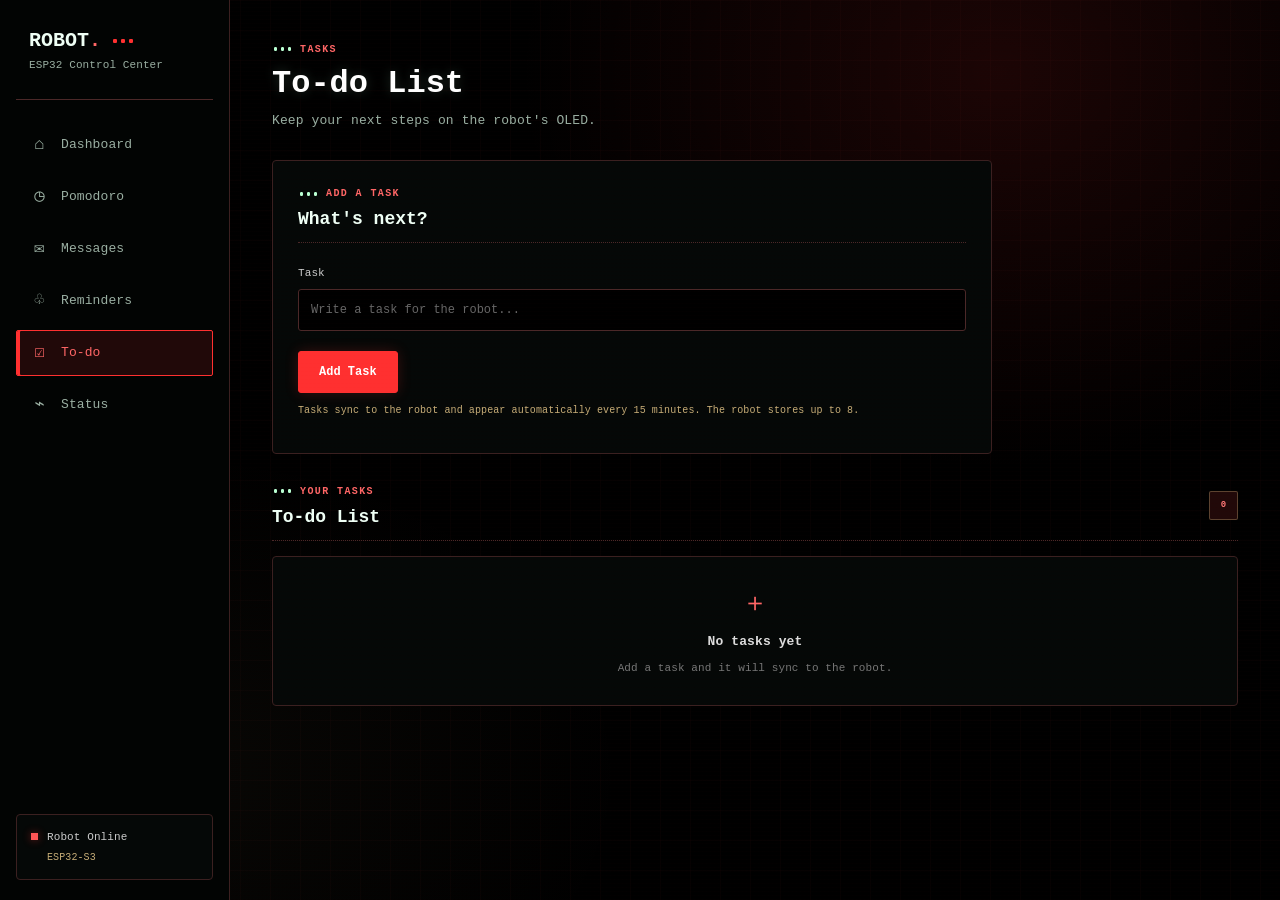
<file: todo.html>
<!doctype html>
<html lang="en">
<head>
  <meta charset="utf-8">
  <meta name="viewport" content="width=device-width,initial-scale=1">
  <meta name="theme-color" content="#070707">
  <title>To-do | ROBOT.</title>
  <link rel="stylesheet" href="style.css">
</head>
<body>
<div id="robotMenu"></div>
<main class="page-shell">
  <header class="page-header">
    <div><p class="eyebrow">TASKS</p><h1>To-do List</h1><p class="page-description">Keep your next steps on the robot's OLED.</p></div>
  </header>
  <section class="glass-card reminder-form">
    <div class="section-heading"><div><p class="eyebrow">ADD A TASK</p><h2>What's next?</h2></div></div>
    <form id="todoForm">
      <label class="field-label" for="todoTitle">Task</label>
      <input id="todoTitle" name="title" type="text" maxlength="64" placeholder="Write a task for the robot..." required>
      <button class="primary-button" type="submit">Add Task</button>
    </form>
    <p class="form-note" id="todoFeedback" aria-live="polite">Tasks sync to the robot and appear automatically every 15 minutes. The robot stores up to 8.</p>
  </section>
  <section class="history-section">
    <div class="section-heading"><div><p class="eyebrow">YOUR TASKS</p><h2>To-do List</h2></div><span class="count-pill" id="todoCount">0</span></div>
    <div class="reminder-list" id="todoList"></div>
  </section>
</main>
<script>
const storageKey = 'robot-control-todo';
let tasks = [];
try {
  tasks = JSON.parse(localStorage.getItem(storageKey) || '[]');
  if (!Array.isArray(tasks)) tasks = [];
} catch { tasks = []; }
const list = document.getElementById('todoList');
const feedback = document.getElementById('todoFeedback');

function saveTasks() {
  localStorage.setItem(storageKey, JSON.stringify(tasks));
}

async function syncTask(payload) {
  if (!window.robotControl || !window.robotControl.isConfigured) {
    feedback.textContent = 'Saved on this phone. Connect the robot on the Status page to sync tasks.';
    return;
  }
  try {
    await window.robotControl.request('/api/todo', payload);
    feedback.textContent = 'Task synced. The OLED will show the list every 15 minutes.';
    feedback.classList.remove('error-text');
  } catch (error) {
    feedback.textContent = `Saved on this phone, but robot sync failed: ${error.message}`;
    feedback.classList.add('error-text');
  }
}

function renderTasks() {
  list.replaceChildren();
  const pending = tasks.filter(task => !task.complete);
  const complete = tasks.filter(task => task.complete);
  document.getElementById('todoCount').textContent = pending.length;
  const shown = [...pending, ...complete];
  if (!shown.length) {
    const empty = document.createElement('div');
    empty.className = 'empty-state glass-card';
    empty.innerHTML = '<span class="empty-mark" aria-hidden="true">＋</span><strong>No tasks yet</strong><span>Add a task and it will sync to the robot.</span>';
    list.append(empty);
    return;
  }

  shown.forEach(task => {
    const card = document.createElement('article');
    card.className = `reminder-item glass-card${task.complete ? ' is-complete' : ''}`;
    const check = document.createElement('button');
    check.className = 'complete-button';
    check.type = 'button';
    check.setAttribute('aria-label', task.complete ? 'Mark incomplete' : 'Mark complete');
    check.setAttribute('aria-pressed', String(task.complete));
    check.textContent = task.complete ? '✓' : '';
    check.addEventListener('click', () => {
      task.complete = !task.complete;
      saveTasks();
      renderTasks();
      syncTask(task.complete ? { operation: 'complete', id: task.id } : { operation: 'add', ...task });
    });

    const content = document.createElement('div');
    const title = document.createElement('h3');
    title.textContent = task.title;
    const detail = document.createElement('p');
    detail.className = 'reminder-datetime';
    detail.textContent = task.complete ? 'Completed' : 'Shown on the robot';
    content.append(title, detail);

    const remove = document.createElement('button');
    remove.className = 'delete-button';
    remove.type = 'button';
    remove.textContent = 'Delete';
    remove.setAttribute('aria-label', `Delete ${task.title}`);
    remove.addEventListener('click', () => {
      tasks = tasks.filter(item => item.id !== task.id);
      saveTasks();
      renderTasks();
      syncTask({ operation: 'delete', id: task.id });
    });
    card.append(check, content, remove);
    list.append(card);
  });
}

document.getElementById('todoForm').addEventListener('submit', event => {
  event.preventDefault();
  const input = document.getElementById('todoTitle');
  const title = input.value.trim();
  if (!title) return;
  if (tasks.length >= 8) {
    feedback.textContent = 'The robot stores up to 8 tasks. Delete a task before adding another.';
    feedback.classList.add('error-text');
    return;
  }
  const task = { id: crypto.randomUUID ? crypto.randomUUID() : String(Date.now()), title, complete: false };
  tasks.push(task);
  saveTasks();
  event.currentTarget.reset();
  renderTasks();
  syncTask({ operation: 'add', ...task });
});

renderTasks();
loadRobotMenu().then(async () => {
  if (!window.robotControl.isConfigured) return;
  for (const task of tasks.filter(item => !item.complete).slice(0, 8))
    await syncTask({ operation: 'add', ...task });
});

async function loadRobotMenu() {
  try {
    const response = await fetch('menu.html');
    if (!response.ok) throw new Error();
    const template = document.createElement('template');
    template.innerHTML = await response.text();
    const menuScript = template.content.querySelector('script');
    if (menuScript) menuScript.remove();
    document.getElementById('robotMenu').replaceChildren(template.content.cloneNode(true));
    if (menuScript) {
      const script = document.createElement('script');
      script.textContent = menuScript.textContent;
      document.body.append(script);
      script.remove();
    }
  } catch {
    document.getElementById('robotMenu').innerHTML = '<p class="menu-error">Navigation could not load. Run this page using VS Code Live Server.</p>';
  }
}
</script>
</body>
</html>
</file>
<file: style.css>
@import url('https://fonts.googleapis.com/css2?family=Inter:wght@400;500;600;700&family=Space+Grotesk:wght@400;500;600;700&display=swap');
:root{color-scheme:dark;--bg:#070707;--panel:rgba(19,19,19,.58);--panel-strong:rgba(24,24,24,.78);--white:#f5f5f5;--muted:#858585;--dim:#555;--red:#ff3030;--red-soft:rgba(255,48,48,.10);--line:rgba(255,255,255,.075);--sidebar:230px;--radius:22px}
*{box-sizing:border-box}html{min-width:320px;min-height:100%;scroll-behavior:smooth}body{margin:0;min-height:100vh;overflow-x:hidden;background:radial-gradient(600px circle at 73% 8%,rgba(255,48,48,.055),transparent 68%),var(--bg);color:var(--white);font-family:Inter,Arial,sans-serif;font-size:14px;line-height:1.5}body.robot-menu-active{overflow:hidden}button,input,textarea{font:inherit}button{color:inherit}a{color:inherit;text-decoration:none}button:focus-visible,a:focus-visible,input:focus-visible,textarea:focus-visible{outline:2px solid var(--red);outline-offset:3px}::selection{background:rgba(255,48,48,.35);color:white}
.robot-sidebar{position:fixed;inset:0 auto 0 0;z-index:1000;width:var(--sidebar);display:flex;flex-direction:column;padding:27px 16px 20px;background:rgba(10,10,10,.88);backdrop-filter:blur(22px);-webkit-backdrop-filter:blur(22px);border-right:1px solid var(--line)}.robot-logo{display:flex;flex-direction:column;padding:2px 13px 25px;margin-bottom:22px;border-bottom:1px solid var(--line)}.robot-logo-title{font:700 20px 'Space Grotesk',sans-serif;letter-spacing:-.5px}.robot-logo-title span{color:var(--red)}.robot-logo-subtitle{margin-top:5px;color:var(--muted);font-size:11px}.robot-nav{display:flex;flex-direction:column;gap:6px}.robot-nav a{height:46px;display:flex;align-items:center;gap:12px;padding:0 13px;border:1px solid transparent;border-radius:13px;color:#888;font-size:13px;transition:color .2s,background .2s,border-color .2s,transform .2s}.robot-nav a:hover{color:white;background:rgba(255,255,255,.035);border-color:var(--line);transform:translateX(2px)}.robot-nav a.active{color:white;background:var(--red-soft);border-color:rgba(255,48,48,.2);box-shadow:0 0 25px rgba(255,48,48,.05)}.robot-nav-icon{width:19px;text-align:center;font-size:17px}.robot-sidebar-bottom{margin-top:auto;padding:14px;border:1px solid var(--line);border-radius:14px;background:rgba(255,255,255,.025)}.robot-online{display:flex;align-items:center;gap:9px;color:#ccc;font-size:11px}.robot-online-dot,.connection-dot{display:inline-block;width:7px;height:7px;flex:0 0 7px;border-radius:50%;background:#35d07f;box-shadow:0 0 10px rgba(53,208,127,.65)}.robot-device{display:block;margin:5px 0 0 16px;color:#666;font-size:10px}.robot-mobile-menu,.robot-menu-overlay{display:none}.page-shell{width:min(100% - var(--sidebar) - 84px,1160px);margin-left:calc(var(--sidebar) + 42px);padding:42px 0 64px}.page-header{display:flex;align-items:flex-end;justify-content:space-between;gap:24px;margin-bottom:30px}.eyebrow{margin:0 0 8px;color:var(--red);font-size:10px;font-weight:700;letter-spacing:1.8px;text-transform:uppercase}.page-header h1{margin:0;font:600 34px/1.18 'Space Grotesk',sans-serif;letter-spacing:-1px}.page-description{margin:8px 0 0;color:var(--muted);font-size:13px}.connection-pill{display:flex;align-items:center;gap:9px;padding:8px 12px;border:1px solid var(--line);border-radius:30px;background:rgba(255,255,255,.025);color:#bbb;font-size:11px}.glass-card{position:relative;min-width:0;overflow:hidden;border:1px solid var(--line);border-radius:var(--radius);background:linear-gradient(135deg,rgba(255,255,255,.04),rgba(255,255,255,.012)),var(--panel);backdrop-filter:blur(20px);-webkit-backdrop-filter:blur(20px);box-shadow:0 20px 55px rgba(0,0,0,.25)}.glass-card::before{content:"";position:absolute;top:0;left:15%;right:15%;height:1px;background:linear-gradient(90deg,transparent,rgba(255,255,255,.12),transparent);pointer-events:none}.section-heading{display:flex;align-items:center;justify-content:space-between;gap:15px;margin-bottom:22px}.section-heading h2,.glass-card h2{margin:0;font:600 18px 'Space Grotesk',sans-serif;letter-spacing:-.3px}.muted{margin:5px 0 0;color:var(--muted);font-size:12px}.dashboard-grid{display:grid;grid-template-columns:minmax(0,1.45fr) minmax(260px,.8fr);gap:18px}.quick-card,.current-card,.lower-grid>.glass-card{padding:26px}.emotion-grid{display:grid;grid-template-columns:repeat(3,minmax(0,1fr));gap:10px}.emotion-button{min-height:94px;display:flex;flex-direction:column;align-items:center;justify-content:center;gap:8px;border:1px solid rgba(255,255,255,.07);border-radius:16px;background:rgba(255,255,255,.018);color:#aaa;font-size:11px;font-weight:600;transition:transform .2s,border-color .2s,background .2s,color .2s}.emotion-button:hover{transform:translateY(-2px);border-color:rgba(255,48,48,.3);background:rgba(255,48,48,.045);color:white}.emotion-button.is-selected{border-color:rgba(255,48,48,.42);background:rgba(255,48,48,.095);color:white;box-shadow:0 8px 30px rgba(0,0,0,.2)}.emotion-face{font:400 28px 'Space Grotesk',sans-serif;color:#f3c5c5}.current-card{display:flex;flex-direction:column;align-items:center;padding:26px}.current-card>.eyebrow{align-self:flex-start}.emotion-orb{width:156px;height:156px;display:grid;place-items:center;margin:20px auto 17px;border:1px solid rgba(255,48,48,.22);border-radius:50%;background:radial-gradient(circle at 35% 30%,#222,#0b0b0b 72%);box-shadow:0 0 0 12px rgba(255,48,48,.018),0 0 45px rgba(255,48,48,.08);color:#f3c5c5;font:400 62px 'Space Grotesk',sans-serif}.current-card h2{font-size:21px}.connection-row{width:100%;display:flex;align-items:center;gap:9px;margin-top:auto;padding-top:20px;color:#999;font-size:11px}.connection-row strong{margin-left:auto;color:#ddd;font-size:11px}.lower-grid{display:grid;grid-template-columns:1.3fr .7fr;gap:18px;margin-top:18px}.message-quote{margin:14px 0 0!important;font-size:20px!important}.text-link{display:inline-flex;align-items:center;gap:8px;margin-top:22px;color:#e8a0a0;font-size:11px}.text-link:hover{color:white}.status-preview h2{margin-top:14px}.status-preview .text-link{margin-top:29px}
.pomodoro-layout{display:grid;grid-template-columns:minmax(0,1.45fr) minmax(270px,.75fr);align-items:start;gap:18px}.timer-card{min-height:610px;display:flex;flex-direction:column;align-items:center;padding:32px 22px}.mode-switch{display:flex;flex-wrap:wrap;justify-content:center;gap:5px;padding:5px;margin:2px 0 30px;border:1px solid var(--line);border-radius:13px;background:rgba(255,255,255,.025)}.mode-button{padding:9px 14px;border:0;border-radius:9px;background:transparent;color:#999;font-size:11px;cursor:pointer}.mode-button.active{background:var(--red);color:white;box-shadow:0 0 18px rgba(255,48,48,.18)}.timer-ring{width:min(290px,70vw);aspect-ratio:1;display:grid;place-items:center;border:1px solid rgba(255,48,48,.18);border-radius:50%;background:radial-gradient(circle,rgba(255,48,48,.045),transparent 68%);box-shadow:0 0 0 10px rgba(255,48,48,.018),0 0 55px rgba(255,48,48,.06);text-align:center}.timer-ring .eyebrow{margin-bottom:8px}.timer-value{font:500 clamp(48px,7vw,68px)/1 'Space Grotesk',sans-serif;letter-spacing:-3px;font-variant-numeric:tabular-nums}.timer-status{margin:19px 0;color:var(--muted);font-size:12px}.timer-controls{display:flex;gap:10px}.primary-button,.secondary-button,.quiet-button,.delete-button{min-height:42px;padding:0 20px;border:1px solid transparent;border-radius:12px;font-size:12px;font-weight:600;transition:transform .2s,background .2s,border-color .2s}.primary-button{background:var(--red);color:white;box-shadow:0 7px 24px rgba(255,48,48,.14)}.primary-button:hover{transform:translateY(-1px);background:#f21f1f}.secondary-button{border-color:var(--line);background:rgba(255,255,255,.04);color:#ddd}.secondary-button:hover,.quiet-button:hover,.delete-button:hover{border-color:rgba(255,48,48,.32);background:rgba(255,48,48,.07)}.session-progress{width:min(310px,100%);display:flex;justify-content:space-between;align-items:center;margin-top:auto;padding-top:27px;color:#999;font-size:11px}.session-progress strong{color:white}.session-dots{display:flex;gap:7px}.session-dots i{width:7px;height:7px;border-radius:50%;background:#393939}.session-dots i.active{background:var(--red);box-shadow:0 0 9px rgba(255,48,48,.5)}.pomodoro-side{display:grid;gap:18px}.stats-card,.settings-card{padding:23px}.stats-card>.eyebrow,.settings-card>.eyebrow{margin-bottom:18px}.stat-row,.info-row{display:flex;justify-content:space-between;align-items:center;gap:15px;padding:13px 0;border-bottom:1px solid rgba(255,255,255,.055);color:#999;font-size:11px}.stat-row:last-child,.info-row:last-child{border-bottom:0}.stat-row strong,.info-row strong{color:#eee;font-size:11px;text-align:right}.field-label{display:block;margin:14px 0 7px;color:#ccc;font-size:11px;font-weight:500}.field-label span{color:#777;font-weight:400}.settings-card input,.reminder-form input,.composer-card textarea{width:100%;min-height:42px;padding:10px 12px;border:1px solid rgba(255,255,255,.09);border-radius:11px;background:rgba(0,0,0,.24);color:white;font-size:12px}.settings-card input{max-width:100%}.full-button{width:100%;margin-top:18px}.form-note{color:#777;font-size:10px}.settings-card .form-note{display:block;margin-top:10px}.composer-card{padding:25px}.composer-card textarea{display:block;min-height:150px;resize:vertical;line-height:1.6}.composer-card textarea::placeholder,.reminder-form input::placeholder{color:#666}.composer-footer{display:flex;justify-content:space-between;align-items:center;gap:15px;margin-top:14px}.history-section{margin-top:30px}.history-section .section-heading{margin-bottom:15px}.history-section h2{font-size:18px}.quiet-button,.delete-button{min-height:34px;padding:0 12px;border-color:var(--line);background:rgba(255,255,255,.025);color:#aaa;font-size:10px}.message-list,.reminder-list{display:grid;gap:10px}.message-item{display:flex;align-items:flex-start;gap:13px;padding:17px 19px;animation:rise-in .25s ease both}.message-marker{width:8px;height:8px;flex:0 0 8px;margin-top:6px;border-radius:50%;background:#777}.message-item.sent .message-marker{background:var(--red);box-shadow:0 0 8px rgba(255,48,48,.35)}.message-text{margin:0;color:#eee;font-size:12px;overflow-wrap:anywhere}.message-meta{margin-top:6px;color:#777;font-size:10px}.empty-state{display:flex;flex-direction:column;align-items:center;justify-content:center;gap:8px;min-height:150px;padding:25px;color:#777;text-align:center;font-size:11px}.empty-state strong{color:#ddd;font-size:13px}.empty-mark{color:var(--red);font-size:26px}.reminder-form{max-width:720px;padding:25px}.reminder-form form>.primary-button{margin-top:20px}.date-fields{display:grid;grid-template-columns:1fr 1fr;gap:14px}.reminder-item{display:grid;grid-template-columns:auto minmax(0,1fr) auto;align-items:center;gap:14px;padding:16px 18px}.reminder-item h3{margin:0;color:#eee;font:500 13px 'Space Grotesk',sans-serif;overflow-wrap:anywhere}.reminder-datetime{margin:4px 0 0;color:#888;font-size:10px}.complete-button{width:22px;height:22px;border:1px solid #555;border-radius:7px;background:transparent;color:white;cursor:pointer}.complete-button[aria-pressed="true"]{border-color:var(--red);background:var(--red)}.reminder-item.is-complete h3{text-decoration:line-through;color:#777}.reminder-item.is-complete .reminder-datetime{color:#555}.demo-badge,.count-pill{padding:7px 10px;border:1px solid rgba(255,48,48,.2);border-radius:20px;background:rgba(255,48,48,.065);color:#e39a9a;font-size:9px;font-weight:700;letter-spacing:.8px}.count-pill{min-width:29px;text-align:center;letter-spacing:0}.demo-notice{display:flex;align-items:center;gap:12px;margin-bottom:18px;padding:14px 16px;border:1px solid rgba(255,48,48,.16);border-radius:14px;background:rgba(255,48,48,.045);color:#aaa;font-size:11px}.demo-notice p{margin:0}.demo-notice-icon{width:20px;height:20px;display:grid;place-items:center;flex:0 0 20px;border:1px solid rgba(255,48,48,.32);border-radius:50%;color:var(--red);font-size:11px}.status-grid{display:grid;grid-template-columns:repeat(3,minmax(0,1fr));gap:13px}.status-grid>.glass-card{min-height:135px;padding:20px}.status-value{display:block;margin:15px 0 5px;font:600 18px 'Space Grotesk',sans-serif;overflow-wrap:anywhere}.status-grid .muted{font-size:10px}.status-main{display:flex;align-items:center;gap:9px;margin:16px 0 5px}.status-main strong{font:600 19px 'Space Grotesk',sans-serif;color:#80d9a8}.system-info{margin-top:18px;padding:23px}.system-info .section-heading{margin-bottom:9px}.info-list{display:grid;grid-template-columns:1fr 1fr;column-gap:28px}.menu-error{position:fixed;z-index:1200;top:8px;left:50%;max-width:90vw;padding:10px 14px;transform:translateX(-50%);border:1px solid var(--line);border-radius:10px;background:#191919;color:#ddd;font-size:12px}
@keyframes rise-in{from{opacity:0;transform:translateY(5px)}to{opacity:1;transform:translateY(0)}}@media(prefers-reduced-motion:reduce){*,*::before,*::after{scroll-behavior:auto!important;animation-duration:.01ms!important;animation-iteration-count:1!important;transition-duration:.01ms!important}}
@media(max-width:1050px){.page-shell{width:calc(100% - var(--sidebar) - 52px);margin-left:calc(var(--sidebar) + 26px)}.dashboard-grid{grid-template-columns:minmax(0,1.2fr) minmax(245px,.8fr)}.pomodoro-layout{grid-template-columns:minmax(0,1.2fr) minmax(250px,.8fr)}.timer-card{min-height:570px}.status-grid{grid-template-columns:repeat(2,minmax(0,1fr))}}
@media(max-width:900px){.robot-mobile-menu{position:fixed;top:14px;left:14px;z-index:1101;width:44px;height:44px;display:flex;align-items:center;justify-content:center;border:1px solid var(--line);border-radius:13px;background:rgba(18,18,18,.9);backdrop-filter:blur(14px);color:white;font-size:19px;cursor:pointer}.robot-menu-overlay.robot-open{position:fixed;inset:0;z-index:999;display:block;background:rgba(0,0,0,.65);backdrop-filter:blur(4px)}.robot-sidebar{width:min(280px,84vw);transform:translateX(-105%);transition:transform .28s ease;box-shadow:20px 0 50px rgba(0,0,0,.45)}.robot-sidebar.robot-open{transform:translateX(0)}.page-shell{width:auto;margin:0;padding:76px 18px 40px}.page-header{align-items:flex-start;margin-bottom:22px}.page-header h1{font-size:29px}.page-description{font-size:12px}.connection-pill{margin-top:4px;padding:7px 9px;font-size:0}.connection-pill .connection-dot{font-size:initial}.dashboard-grid,.lower-grid,.pomodoro-layout{grid-template-columns:1fr}.quick-card,.current-card,.lower-grid>.glass-card{padding:20px}.emotion-grid{grid-template-columns:repeat(3,minmax(0,1fr));gap:8px}.emotion-button{min-height:82px}.current-card{min-height:320px}.current-card>.eyebrow{align-self:flex-start}.emotion-orb{width:132px;height:132px;margin:14px auto}.connection-row{margin-top:17px}.lower-grid{gap:12px;margin-top:12px}.pomodoro-layout{gap:13px}.timer-card{min-height:540px;padding:22px 15px}.mode-switch{margin-bottom:25px}.mode-button{padding:9px 10px;font-size:10px}.timer-ring{width:min(270px,74vw)}.pomodoro-side{grid-template-columns:1fr 1fr;align-items:start;gap:12px}.stats-card,.settings-card{padding:17px}.settings-card .field-label{font-size:10px}.settings-card input{min-height:39px}.composer-card,.reminder-form{padding:19px}.composer-footer{align-items:flex-end}.composer-footer .form-note{max-width:50%;line-height:1.5}.status-grid{grid-template-columns:repeat(2,minmax(0,1fr));gap:10px}.status-grid>.glass-card{min-height:125px;padding:16px}.status-value{font-size:16px}.system-info{padding:19px}.info-list{grid-template-columns:1fr}.info-row{font-size:11px}.info-row strong{max-width:58%;overflow-wrap:anywhere}.demo-badge{margin-top:3px;font-size:8px}}
@media(max-width:480px){.page-shell{padding-right:14px;padding-left:14px}.page-header{gap:10px}.page-header h1{font-size:26px}.page-description{max-width:250px}.dashboard-grid{gap:12px}.emotion-button{min-height:76px}.pomodoro-side{grid-template-columns:1fr}.timer-card{min-height:510px}.timer-value{font-size:54px}.date-fields{grid-template-columns:1fr;gap:0}.composer-footer{align-items:stretch;flex-direction:column}.composer-footer .form-note{max-width:none}.composer-footer .primary-button{align-self:flex-end}.reminder-item{gap:10px;padding:14px}.delete-button{padding:0 9px}.status-grid>.glass-card{min-height:118px;padding:14px}.status-grid .eyebrow{font-size:8px;letter-spacing:1px}.status-value{font-size:14px}.demo-notice{align-items:flex-start}.demo-notice-icon{margin-top:1px}}

/* Phone and tablet ergonomics */
@media(max-width:900px){
  html,body{max-width:100%;overflow-x:clip}
  .robot-sidebar{height:100vh;height:100dvh;overflow-y:auto;padding-bottom:calc(20px + env(safe-area-inset-bottom))}
  .robot-mobile-menu{top:calc(12px + env(safe-area-inset-top));left:calc(12px + env(safe-area-inset-left));width:48px;height:48px;touch-action:manipulation}
  .page-shell{padding-top:calc(74px + env(safe-area-inset-top));padding-right:max(18px,env(safe-area-inset-right));padding-left:max(18px,env(safe-area-inset-left));padding-bottom:calc(40px + env(safe-area-inset-bottom))}
  .primary-button,.secondary-button,.mode-button,.quiet-button,.delete-button{min-height:44px;touch-action:manipulation}
  .complete-button{width:44px;height:44px;touch-action:manipulation}
  .reminder-item{grid-template-columns:44px minmax(0,1fr) auto}
  .reminder-list{gap:12px}
}
@media(max-width:480px){
  .page-shell{padding-right:max(14px,env(safe-area-inset-right));padding-left:max(14px,env(safe-area-inset-left))}
  .page-header{gap:8px}
  .page-header h1{overflow-wrap:anywhere}
  .page-description{max-width:100%;line-height:1.55}
  .section-heading{gap:10px}
  .emotion-grid{gap:8px}
  .emotion-button{min-height:80px}
  .timer-card{padding-right:12px;padding-left:12px}
  .mode-switch{max-width:100%;margin-bottom:24px}
  .mode-button{padding-right:9px;padding-left:9px}
  .timer-ring{width:min(260px,78vw)}
  .composer-card textarea{min-height:132px}
  .message-item{padding:15px}
  .reminder-item{gap:9px;padding:12px}
  .delete-button{padding-right:10px;padding-left:10px}
  .status-grid{gap:9px}
  .status-grid>.glass-card{min-width:0;padding:12px}
  .status-value{font-size:clamp(12px,4vw,14px)}
  .info-row{align-items:flex-start;gap:10px}
  .info-row strong{max-width:60%;overflow-wrap:anywhere}
}

/* Consistent vector faces for robot expressions */
.emotion-button .expression-icon{width:44px;height:44px;overflow:visible}
.emotion-button:last-child:nth-child(3n + 1){grid-column:2}
.expression-icon{fill:none;stroke:currentColor;stroke-width:2;stroke-linecap:round;stroke-linejoin:round}
.expression-icon .face-outline{stroke:rgba(245,245,245,.36);stroke-width:1.7}
.expression-icon .face-accent{stroke:var(--red);stroke-width:2.2}
.expression-love .face-accent{fill:rgba(255,48,48,.18)}
.emotion-orb #robotFace{width:84px;height:84px;display:grid;place-items:center}
.emotion-orb #robotFace .expression-icon{width:84px;height:84px;stroke-width:1.8}
@media(max-width:480px){.emotion-button .expression-icon{width:42px;height:42px}.emotion-orb #robotFace,.emotion-orb #robotFace .expression-icon{width:76px;height:76px}}
.api-connect-card{padding:22px;margin-bottom:18px}.api-connect-card h2{font-size:17px}.api-connect-card form{margin-top:12px}.api-connect-card .field-label{margin-top:10px}.api-connect-row{display:grid;grid-template-columns:minmax(0,1fr) auto;gap:10px}.api-connect-row input{min-width:0;min-height:44px;padding:10px 12px;border:1px solid rgba(255,255,255,.09);border-radius:11px;background:rgba(0,0,0,.24);color:white;font-size:13px}.api-connect-row .primary-button{min-width:100px}.api-connect-card .form-note{margin-top:9px}.error-text{color:#ff7777!important}.connection-pill.is-offline .connection-dot{background:var(--red);box-shadow:0 0 10px rgba(255,48,48,.65)}@media(max-width:480px){.api-connect-card{padding:17px}.api-connect-row{grid-template-columns:minmax(0,1fr) auto;gap:7px}.api-connect-row .primary-button{min-width:78px;padding:0 12px}.api-connect-row input{font-size:12px}}
.device-status #deviceDot{background:var(--red);box-shadow:0 0 10px rgba(255,48,48,.5)}
/* Firmware-backed dashboard controls */
.robot-controls-grid{display:grid;grid-template-columns:repeat(2,minmax(0,1fr));gap:18px;margin-top:18px}.robot-control-card{min-width:0;padding:24px}.mode-grid{display:grid;grid-template-columns:repeat(4,minmax(0,1fr));gap:8px}.mode-grid .mode-button{min-height:40px;padding:8px 10px;border:1px solid var(--line);border-radius:10px;background:rgba(255,255,255,.025);color:#aaa}.mode-grid .mode-button:hover{border-color:rgba(255,48,48,.32);color:white}.mode-grid .mode-button.active{border-color:var(--red);background:var(--red);color:white}.pet-actions{display:grid;grid-template-columns:repeat(2,minmax(0,1fr));gap:9px}.pet-stats{display:grid;grid-template-columns:repeat(3,minmax(0,1fr));gap:8px;margin-top:17px}.pet-stats span{padding:11px 8px;border:1px solid rgba(255,255,255,.06);border-radius:11px;background:rgba(255,255,255,.02);color:#888;text-align:center;font-size:10px}.pet-stats strong{display:block;margin-top:5px;color:#eee;font-size:12px}.robot-control-card .form-note{display:block;margin-top:12px}.status-grid{grid-template-columns:repeat(4,minmax(0,1fr))}
@media(max-width:1050px){.status-grid{grid-template-columns:repeat(3,minmax(0,1fr))}}
@media(max-width:900px){.robot-controls-grid{grid-template-columns:1fr;gap:12px;margin-top:12px}.robot-control-card{padding:20px}.mode-grid{grid-template-columns:repeat(4,minmax(0,1fr))}.status-grid{grid-template-columns:repeat(2,minmax(0,1fr))}}
@media(max-width:480px){.robot-control-card{padding:17px}.mode-grid{grid-template-columns:repeat(2,minmax(0,1fr))}.pet-stats{gap:6px}.pet-stats span{font-size:9px;padding:9px 5px}.status-grid{grid-template-columns:repeat(2,minmax(0,1fr))}}

/* NOTHING-INSPIRED THEME EXPERIMENT — remove this block to restore the original style. */
:root{color-scheme:dark;--bg:#080808;--panel:rgba(20,20,20,.88);--panel-strong:#181818;--white:#f5f5f5;--muted:#999;--dim:#666;--red:#ff3030;--red-soft:rgba(255,48,48,.10);--line:rgba(255,255,255,.12);--radius:18px}
body{background-color:#080808;background-image:radial-gradient(circle,rgba(255,255,255,.13) 1px,transparent 1.5px),radial-gradient(560px circle at 78% 4%,rgba(255,48,48,.08),transparent 70%);background-size:18px 18px,auto;font-family:Inter,Arial,sans-serif;letter-spacing:0}
.robot-sidebar{background:rgba(8,8,8,.96);backdrop-filter:blur(16px);-webkit-backdrop-filter:blur(16px);border-right:1px solid var(--line)}
.robot-logo{border-bottom:1px dotted rgba(255,255,255,.24)}
.robot-logo-title,.page-header h1,.section-heading h2,.glass-card h2,.timer-value,.status-value,.status-main strong,.reminder-item h3{font-family:'Space Grotesk',Arial,sans-serif;letter-spacing:initial}
.robot-nav a{border-radius:11px;color:#aaa}
.robot-nav a:hover{background:rgba(255,255,255,.045);border-color:rgba(255,255,255,.12);transform:translateX(2px)}
.robot-nav a.active{background:var(--red-soft);border-color:rgba(255,48,48,.35);box-shadow:inset 3px 0 0 var(--red)}
.robot-sidebar-bottom,.connection-pill{border:1px solid var(--line);border-radius:14px;background:rgba(255,255,255,.025);box-shadow:none}
.glass-card{border:1px solid var(--line);border-radius:var(--radius);background:linear-gradient(145deg,rgba(255,255,255,.045),rgba(255,255,255,.012)),rgba(17,17,17,.94);backdrop-filter:blur(12px);-webkit-backdrop-filter:blur(12px);box-shadow:0 18px 48px rgba(0,0,0,.28)}
.glass-card::before{display:block;left:18px;right:auto;top:14px;width:40px;height:5px;background:radial-gradient(circle,var(--red) 1.5px,transparent 1.8px) 0 0/8px 5px}
.eyebrow{color:var(--red);font-family:'Courier New',monospace;letter-spacing:1.6px}
.page-header h1{color:#fff;text-shadow:none}
.emotion-button{border:1px solid rgba(255,255,255,.12);border-radius:14px;background:rgba(255,255,255,.025);color:#bbb;box-shadow:none}
.emotion-button:hover{transform:translateY(-2px);border-color:rgba(255,48,48,.45);background:rgba(255,48,48,.06)}
.emotion-button.is-selected{border-color:rgba(255,48,48,.62);background:rgba(255,48,48,.11);box-shadow:0 8px 28px rgba(255,48,48,.08);color:#fff}
.emotion-orb{border:1px solid rgba(255,48,48,.3);border-radius:50%;background:radial-gradient(circle at 35% 30%,#272727,#0a0a0a 72%);box-shadow:0 0 0 10px rgba(255,48,48,.025),0 0 45px rgba(255,48,48,.1);color:#f3c5c5}
.timer-ring{border:1px solid rgba(255,48,48,.45);border-radius:50%;background:radial-gradient(circle,rgba(255,48,48,.07),transparent 70%);box-shadow:0 0 0 9px rgba(255,48,48,.025),0 0 50px rgba(255,48,48,.08)}
.mode-switch{border:1px solid var(--line);border-radius:13px;background:rgba(255,255,255,.025)}
.mode-button.active,.mode-grid .mode-button.active,.primary-button{border-color:var(--red);background:var(--red);color:#fff;box-shadow:0 7px 24px rgba(255,48,48,.16)}
.mode-grid .mode-button,.secondary-button,.quiet-button,.delete-button{border:1px solid var(--line);border-radius:11px;background:rgba(255,255,255,.035);color:#ddd;box-shadow:none}
.primary-button:hover,.secondary-button:hover,.quiet-button:hover,.delete-button:hover,.mode-grid .mode-button:hover{transform:translateY(-1px);border-color:rgba(255,48,48,.5);background:rgba(255,48,48,.09);color:#fff}
.primary-button:hover{background:#f21f1f}
.connection-dot,.robot-online-dot,.message-marker{border-radius:50%;box-shadow:0 0 10px rgba(255,48,48,.35)}
.message-item,.reminder-item{border:1px solid var(--line);border-radius:14px;background:rgba(255,255,255,.025);box-shadow:none}
.settings-card input,.reminder-form input,.composer-card textarea,.api-connect-row input{border:1px solid rgba(255,255,255,.13);border-radius:10px;background:rgba(0,0,0,.32);color:#fff}
.settings-card input:focus,.reminder-form input:focus,.composer-card textarea:focus,.api-connect-row input:focus{border-color:var(--red);outline:2px solid rgba(255,48,48,.35);outline-offset:2px}
.complete-button{border:1px solid #666;border-radius:7px;background:transparent}
.complete-button[aria-pressed="true"]{border-color:var(--red);background:var(--red);color:#fff}
.demo-badge,.count-pill,.demo-notice{border:1px solid rgba(255,48,48,.3);border-radius:20px;background:rgba(255,48,48,.07);color:#f0aaaa}
.demo-notice-icon{border:1px dotted rgba(255,48,48,.7);border-radius:50%;color:var(--red)}
.form-note,.muted,.page-description{color:#999}
.status-main strong{color:#80d9a8}
.error-text{color:#ff7777!important}
button:focus-visible,a:focus-visible,input:focus-visible,textarea:focus-visible{outline:2px solid var(--red);outline-offset:3px}
@media(max-width:900px){.robot-mobile-menu{border:1px solid var(--line);border-radius:13px;background:rgba(18,18,18,.94);box-shadow:0 8px 25px rgba(0,0,0,.35);backdrop-filter:blur(12px)}}

/* Stronger Nothing-inspired finish: matte panels, dot glyphs, and technical labels. */
body{background-image:radial-gradient(circle,rgba(255,255,255,.11) 1px,transparent 1.55px),radial-gradient(650px circle at 82% 3%,rgba(255,48,48,.10),transparent 68%);background-size:16px 16px,auto}
.robot-sidebar{background:#090909;backdrop-filter:none;-webkit-backdrop-filter:none}
.robot-logo-title{font-weight:700;letter-spacing:.5px}
.robot-logo-title::after{content:"";display:inline-block;width:24px;height:8px;margin-left:10px;vertical-align:middle;background:radial-gradient(circle,var(--red) 2px,transparent 2.4px) 0 0/8px 8px}
.eyebrow{font-family:"Courier New",monospace;font-size:10px;letter-spacing:1.4px}
.eyebrow::before{content:"";display:inline-block;width:20px;height:8px;margin-right:8px;vertical-align:middle;background:radial-gradient(circle,var(--red) 1.7px,transparent 2px) 0 0/7px 8px}
.page-header h1{font-weight:600;letter-spacing:-1.2px}
.glass-card{background:#111;border-color:#292929;backdrop-filter:none;-webkit-backdrop-filter:none;box-shadow:0 12px 38px rgba(0,0,0,.28)}
.glass-card::before{top:16px;left:20px;width:48px;height:7px;background:radial-gradient(circle,rgba(255,48,48,.9) 1.5px,transparent 1.9px) 0 0/8px 7px}
.section-heading{padding-bottom:13px;border-bottom:1px dotted rgba(255,255,255,.16)}
.emotion-button,.mode-grid .mode-button,.secondary-button,.quiet-button,.delete-button{background:#151515;border-color:#333}
.emotion-button.is-selected,.mode-grid .mode-button.active{outline:1px solid rgba(255,48,48,.25);outline-offset:2px}
.emotion-orb{position:relative;background:radial-gradient(circle,rgba(255,48,48,.055) 1px,transparent 1.5px) center/10px 10px,#0c0c0c}
.emotion-orb::before{content:"";position:absolute;inset:9px;border:1px dotted rgba(255,48,48,.35);border-radius:50%;pointer-events:none}
.timer-ring{border-style:dotted;border-width:2px;background:radial-gradient(circle,rgba(255,48,48,.07),transparent 70%);box-shadow:0 0 0 8px rgba(255,48,48,.025),0 0 44px rgba(255,48,48,.09)}
.timer-value,.status-value,.status-main strong,.stat-row strong,.info-row strong{font-family:"Courier New",monospace;font-variant-numeric:tabular-nums}
.stat-row,.info-row{border-bottom:1px dotted rgba(255,255,255,.13)}
.connection-pill,.robot-sidebar-bottom{background:#101010;border-color:#303030}
.robot-online-dot{background:#35d07f;box-shadow:0 0 9px rgba(53,208,127,.45)}
.connection-dot{box-shadow:0 0 9px rgba(255,48,48,.35)}
.message-item,.reminder-item{background:#111;border-color:#303030}
.demo-badge,.count-pill{font-family:"Courier New",monospace;text-transform:uppercase}
.robot-mobile-menu{background:#111;border-color:#3a3a3a}
::selection{background:rgba(255,48,48,.45);color:white}

/* OLED display theme: monochrome pixels, crisp edges, and a subtle scanline. */
:root{--bg:#000;--panel:#050807;--panel-strong:#080d0a;--white:#effff5;--muted:#9aafa2;--dim:#526258;--red:#b9ffd2;--red-soft:rgba(185,255,210,.09);--line:rgba(204,255,222,.2);--radius:4px}
body{background:#000;color:#effff5;font-family:"Courier New",monospace;letter-spacing:.1px}
body::after{content:"";position:fixed;inset:0;z-index:999;pointer-events:none;background:repeating-linear-gradient(to bottom,transparent 0,transparent 3px,rgba(190,255,215,.025) 4px);opacity:.55}
.robot-sidebar{background:#020403;border-right:1px solid #26362c;backdrop-filter:none;-webkit-backdrop-filter:none}
.robot-logo{border-bottom:1px solid #26362c}.robot-logo-title,.page-header h1,.section-heading h2,.glass-card h2,.status-value,.status-main strong,.timer-value,.reminder-item h3{font-family:"Courier New",monospace;letter-spacing:0}
.robot-logo-title span{color:#b9ffd2}.robot-logo-subtitle,.robot-nav a,.robot-device{font-family:"Courier New",monospace}
.robot-nav a{border-radius:2px;color:#9aafa2}.robot-nav a:hover,.robot-nav a.active{color:#effff5;background:#102017;border-color:#b9ffd2;box-shadow:inset 3px 0 #b9ffd2;transform:none}
.robot-sidebar-bottom,.connection-pill,.glass-card{border:1px solid #263b2e;border-radius:4px;background:#050807;backdrop-filter:none;-webkit-backdrop-filter:none;box-shadow:none}
.glass-card::before{display:none}.section-heading{border-bottom:1px dotted #36503e}
.eyebrow,.eyebrow::before{color:#b9ffd2}.eyebrow::before{background:radial-gradient(circle,#b9ffd2 1.7px,transparent 2px) 0 0/7px 8px}
.page-header h1{font-size:clamp(24px,4vw,32px);text-shadow:0 0 12px rgba(185,255,210,.18)}
.emotion-button,.mode-grid .mode-button,.secondary-button,.quiet-button,.delete-button,.mode-switch{border:1px solid #263b2e;border-radius:3px;background:#050807;color:#c3d8ca;box-shadow:none}
.emotion-button:hover,.mode-grid .mode-button:hover,.secondary-button:hover,.quiet-button:hover,.delete-button:hover{border-color:#b9ffd2;background:#102017;color:#effff5;transform:none}
.emotion-button.is-selected,.mode-grid .mode-button.active,.mode-button.active,.primary-button{border:1px solid #b9ffd2;border-radius:3px;background:#b9ffd2;color:#001108;box-shadow:0 0 14px rgba(185,255,210,.16)}
.primary-button:hover{border-color:#effff5;background:#effff5;color:#001108;transform:none}
.emotion-orb{border:1px solid #42634d;border-radius:4px;background:#000;color:#b9ffd2;box-shadow:inset 0 0 22px rgba(185,255,210,.06)}
.emotion-face,.text-link,.text-link:hover,.empty-mark{color:#b9ffd2}
.emotion-orb::before{border:1px dotted #42634d;border-radius:2px}
.timer-ring{border:2px dotted #6a9b77;border-radius:4px;background:#000;box-shadow:inset 0 0 28px rgba(185,255,210,.05)}
.timer-ring .eyebrow,.timer-value{color:#b9ffd2}.timer-value{text-shadow:0 0 15px rgba(185,255,210,.22)}
.settings-card input,.reminder-form input,.composer-card textarea,.api-connect-row input{border:1px solid #36503e;border-radius:3px;background:#000;color:#effff5;font-family:"Courier New",monospace}
.settings-card input:focus,.reminder-form input:focus,.composer-card textarea:focus,.api-connect-row input:focus{border-color:#b9ffd2;outline:1px solid rgba(185,255,210,.3)}
.message-item,.reminder-item{border:1px solid #263b2e;border-radius:3px;background:#030504;box-shadow:none}
.message-item.sent .message-marker,.message-marker{border-radius:0;background:#b9ffd2;box-shadow:0 0 8px rgba(185,255,210,.4)}
.complete-button{border:1px solid #76917e;border-radius:2px}.complete-button[aria-pressed="true"]{border-color:#b9ffd2;background:#b9ffd2;color:#001108}
.demo-badge,.count-pill{border:1px solid #587861;border-radius:2px;background:#0a150e;color:#b9ffd2;font-family:"Courier New",monospace}
.demo-notice{border:1px dotted #587861;border-radius:3px;background:#050807;color:#cadacf}.demo-notice-icon{border-color:#b9ffd2;border-radius:2px;color:#b9ffd2}
.status-main strong{color:#b9ffd2}.connection-dot,.robot-online-dot{border-radius:0;background:#b9ffd2;box-shadow:0 0 8px rgba(185,255,210,.42)}
.status-grid>.glass-card{border-color:#263b2e}.form-note,.muted,.page-description{color:#9aafa2}.error-text{color:#ff8080!important}
button:focus-visible,a:focus-visible,input:focus-visible,textarea:focus-visible{outline:2px solid #b9ffd2;outline-offset:2px}
@media(max-width:900px){.robot-mobile-menu{border:1px solid #36503e;border-radius:3px;background:#050807;box-shadow:none;backdrop-filter:none;-webkit-backdrop-filter:none}}

/* Red phosphor variant of the OLED theme. */
:root{--red:#ff3030;--red-soft:rgba(255,48,48,.1);--line:rgba(255,100,100,.2)}
body::after{background:repeating-linear-gradient(to bottom,transparent 0,transparent 3px,rgba(255,48,48,.03) 4px)}
.robot-sidebar{border-color:#3b2020}.robot-logo,.section-heading{border-color:#4b2828}
.robot-logo-title span,.robot-nav a:hover,.robot-nav a.active,.eyebrow,.eyebrow::before,.text-link,.text-link:hover,.empty-mark,.emotion-face,.timer-ring .eyebrow,.timer-value{color:#ff6666}
.robot-nav a:hover,.robot-nav a.active{background:#210909;border-color:#ff3030;box-shadow:inset 3px 0 #ff3030}
.robot-sidebar-bottom,.connection-pill,.glass-card,.emotion-button,.mode-grid .mode-button,.secondary-button,.quiet-button,.delete-button,.message-item,.reminder-item{border-color:#3b2020}
.glass-card::before{background:radial-gradient(circle,rgba(255,48,48,.9) 1.5px,transparent 1.9px) 0 0/8px 7px}
.emotion-button:hover,.mode-grid .mode-button:hover,.secondary-button:hover,.quiet-button:hover,.delete-button:hover{border-color:#ff3030;background:#210909}
.emotion-button.is-selected,.mode-grid .mode-button.active,.mode-button.active,.primary-button{border-color:#ff3030;background:#ff3030;color:#fff;box-shadow:0 0 14px rgba(255,48,48,.2)}
.primary-button:hover{border-color:#ff6666;background:#ff6666;color:#fff}
.emotion-orb{border-color:#713535;color:#ff6666;box-shadow:inset 0 0 22px rgba(255,48,48,.07)}
.emotion-orb::before{border-color:#713535}.timer-ring{border-color:#a94a4a;box-shadow:inset 0 0 28px rgba(255,48,48,.07)}
.settings-card input,.reminder-form input,.composer-card textarea,.api-connect-row input{border-color:#4b2828}
.settings-card input:focus,.reminder-form input:focus,.composer-card textarea:focus,.api-connect-row input:focus{border-color:#ff3030;outline-color:rgba(255,48,48,.35)}
.message-item.sent .message-marker,.message-marker,.connection-dot,.robot-online-dot{background:#ff5555;box-shadow:0 0 8px rgba(255,48,48,.45)}
.complete-button[aria-pressed="true"]{border-color:#ff3030;background:#ff3030;color:#fff}
.demo-badge,.count-pill{border-color:#713535;background:#210909;color:#ff7777}
.demo-notice{border-color:#713535;background:#090303}.demo-notice-icon{border-color:#ff3030;color:#ff6666}
.status-main strong{color:#ff6666}
button:focus-visible,a:focus-visible,input:focus-visible,textarea:focus-visible{outline-color:#ff3030}
@media(max-width:900px){.robot-mobile-menu{border-color:#4b2828}}

/* Soft third accent for small secondary information. */
:root{--oled-amber:#c8ae78}
.robot-device,.message-meta,.reminder-datetime,.timer-status,.form-note{color:var(--oled-amber)}
.count-pill{border-color:rgba(200,174,120,.35)}

/* Give the black OLED canvas a little depth without cluttering the content. */
body{background-color:#000;background-image:radial-gradient(ellipse at 78% 8%,rgba(255,48,48,.11),transparent 34%),radial-gradient(ellipse at 12% 86%,rgba(200,174,120,.045),transparent 30%),linear-gradient(rgba(255,80,80,.022) 1px,transparent 1px),linear-gradient(90deg,rgba(255,80,80,.022) 1px,transparent 1px);background-size:auto,auto,30px 30px,30px 30px;background-attachment:fixed}

/* Dashboard Quick Controls: a focused OLED expression keypad. */
.quick-card{padding:28px;border-color:#713535;background:linear-gradient(145deg,#0b0505,#030303 70%);box-shadow:inset 0 0 34px rgba(255,48,48,.045)}
.quick-card .section-heading{align-items:flex-start;padding-bottom:17px;border-bottom:1px solid #4b2828}
.quick-card .section-heading h2{font-size:22px;color:#fff}
.quick-card .section-heading .muted{margin-top:8px;color:#a88e8e}
.quick-card .emotion-grid{gap:11px;margin-top:17px}
.quick-card .emotion-button{position:relative;min-height:112px;gap:9px;overflow:hidden;border:1px solid #442727;border-radius:3px;background:radial-gradient(circle,rgba(255,48,48,.09) 1px,transparent 1.4px) 0 0/12px 12px,#050303;color:#cdbaba;transition:border-color .18s,background .18s,box-shadow .18s}
.quick-card .emotion-button::before{content:"";position:absolute;top:7px;left:7px;width:5px;height:5px;background:#6b3434;box-shadow:8px 0 #301717}
.quick-card .emotion-button .expression-icon{width:46px;height:46px;color:#ff7777}
.quick-card .expression-icon .face-outline{stroke:rgba(255,160,160,.58)}
.quick-card .expression-icon .face-accent{stroke:#ff3030}
.quick-card .expression-love .face-accent{fill:rgba(255,48,48,.35);stroke:#ff6666}
.quick-card .emotion-button span{font-family:"Courier New",monospace;font-size:12px;letter-spacing:.4px}
.quick-card .emotion-button:hover{border-color:#ff6666;background:radial-gradient(circle,rgba(255,48,48,.15) 1px,transparent 1.4px) 0 0/12px 12px,#100505;box-shadow:inset 0 0 18px rgba(255,48,48,.08)}
.quick-card .emotion-button.is-selected{border-color:#ff3030;background:radial-gradient(circle,rgba(255,48,48,.18) 1px,transparent 1.4px) 0 0/12px 12px,#100303;color:#fff;box-shadow:inset 0 0 22px rgba(255,48,48,.12),0 0 12px rgba(255,48,48,.08);outline:none}
.quick-card .emotion-button.is-selected::before{background:#ff3030;box-shadow:8px 0 #c8ae78}
.quick-card .emotion-button.is-selected::after{content:"ACTIVE";position:absolute;top:5px;right:6px;color:#c8ae78;font:9px "Courier New",monospace;letter-spacing:.5px}
@media(max-width:480px){.quick-card{padding:18px}.quick-card .emotion-grid{gap:7px}.quick-card .emotion-button{min-height:94px}.quick-card .emotion-button .expression-icon{width:40px;height:40px}.quick-card .emotion-button span{font-size:10px}}

/* Refined hover response for the expression keypad. */
.quick-card .emotion-button{transition:transform .22s ease,border-color .22s ease,background .22s ease,box-shadow .22s ease,color .22s ease}
.quick-card .emotion-button .expression-icon{transition:filter .22s ease,transform .22s ease}
.quick-card .emotion-button:hover{transform:translateY(-3px);border-color:#ff7777;box-shadow:inset 0 0 20px rgba(255,48,48,.1),0 5px 16px rgba(255,48,48,.12)}
.quick-card .emotion-button:hover .expression-icon{filter:drop-shadow(0 0 5px rgba(255,48,48,.6));transform:scale(1.06)}
.quick-card .emotion-button.is-selected,.quick-card .emotion-button.is-selected:hover{transform:none;border-color:#ff3030;box-shadow:inset 0 0 22px rgba(255,48,48,.12),0 0 12px rgba(255,48,48,.08)}
@media(prefers-reduced-motion:reduce){.quick-card .emotion-button,.quick-card .emotion-button .expression-icon{transition:none}}
</file>
